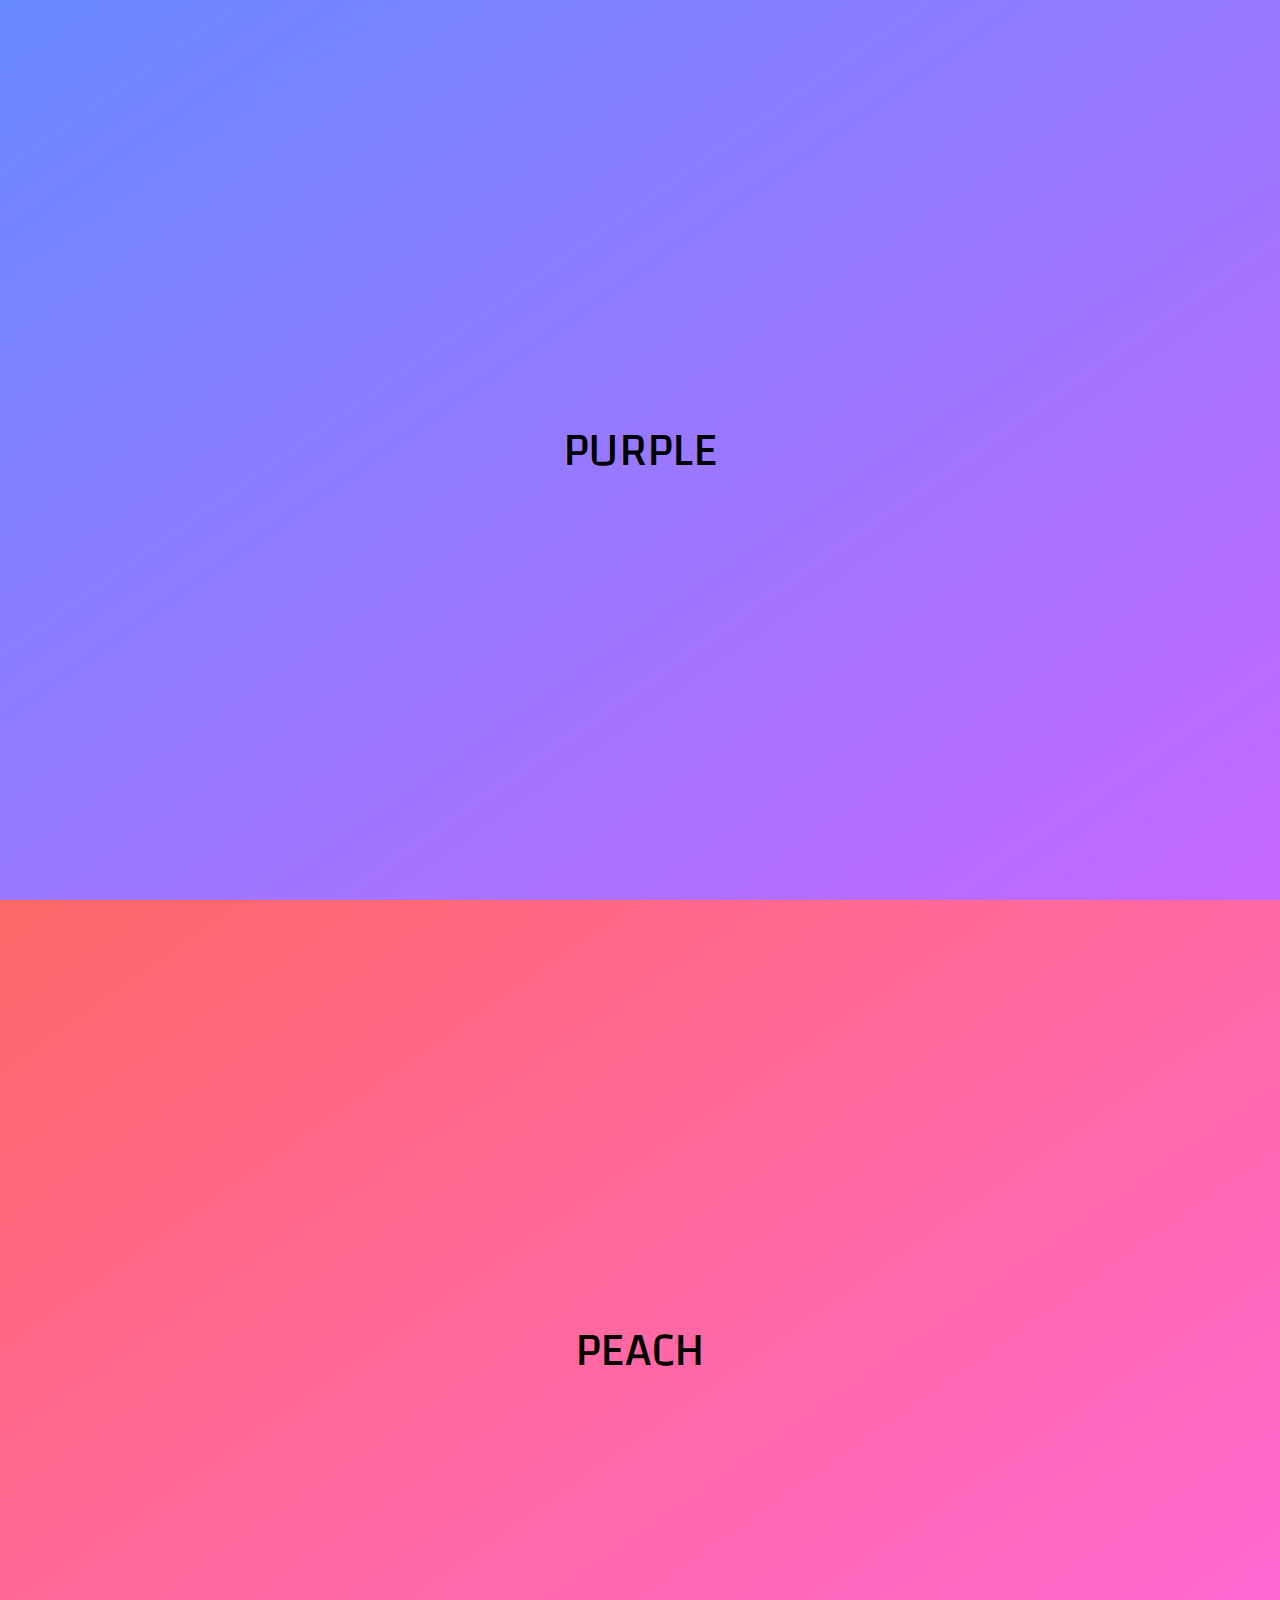
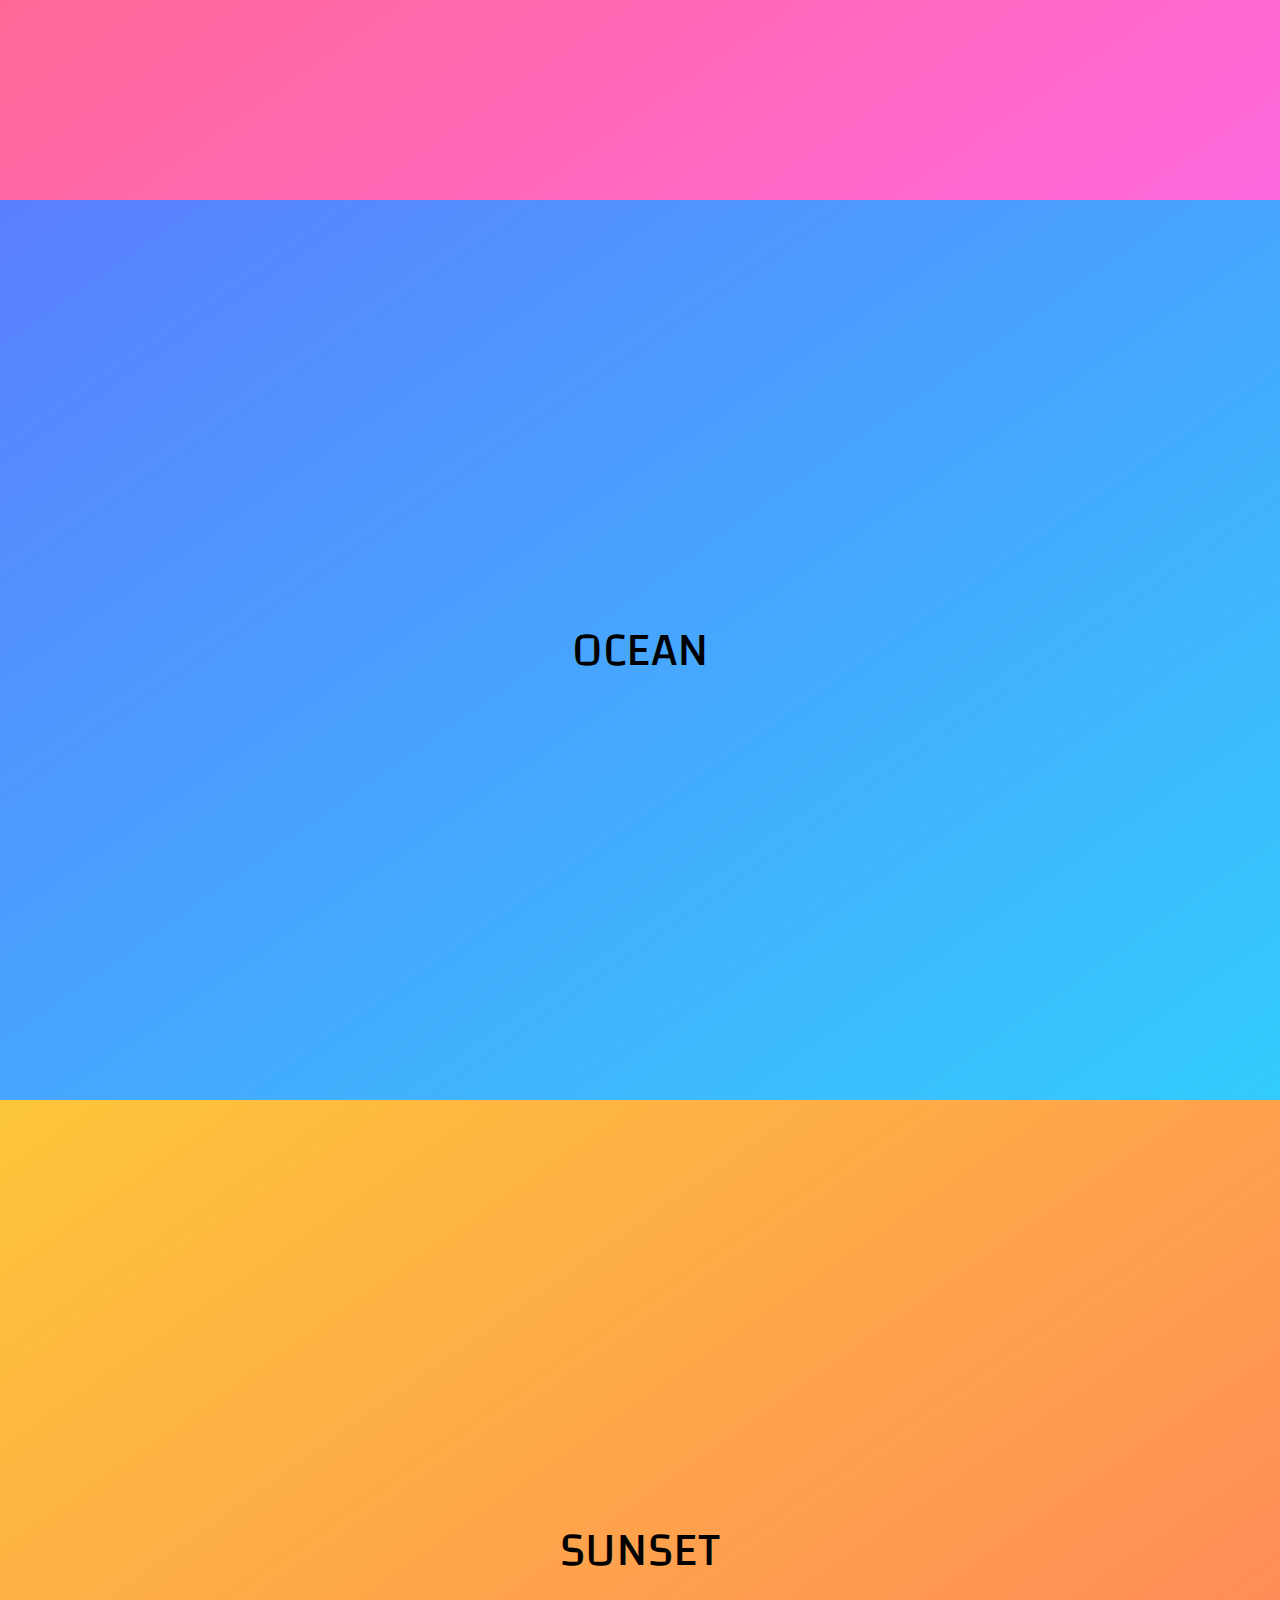
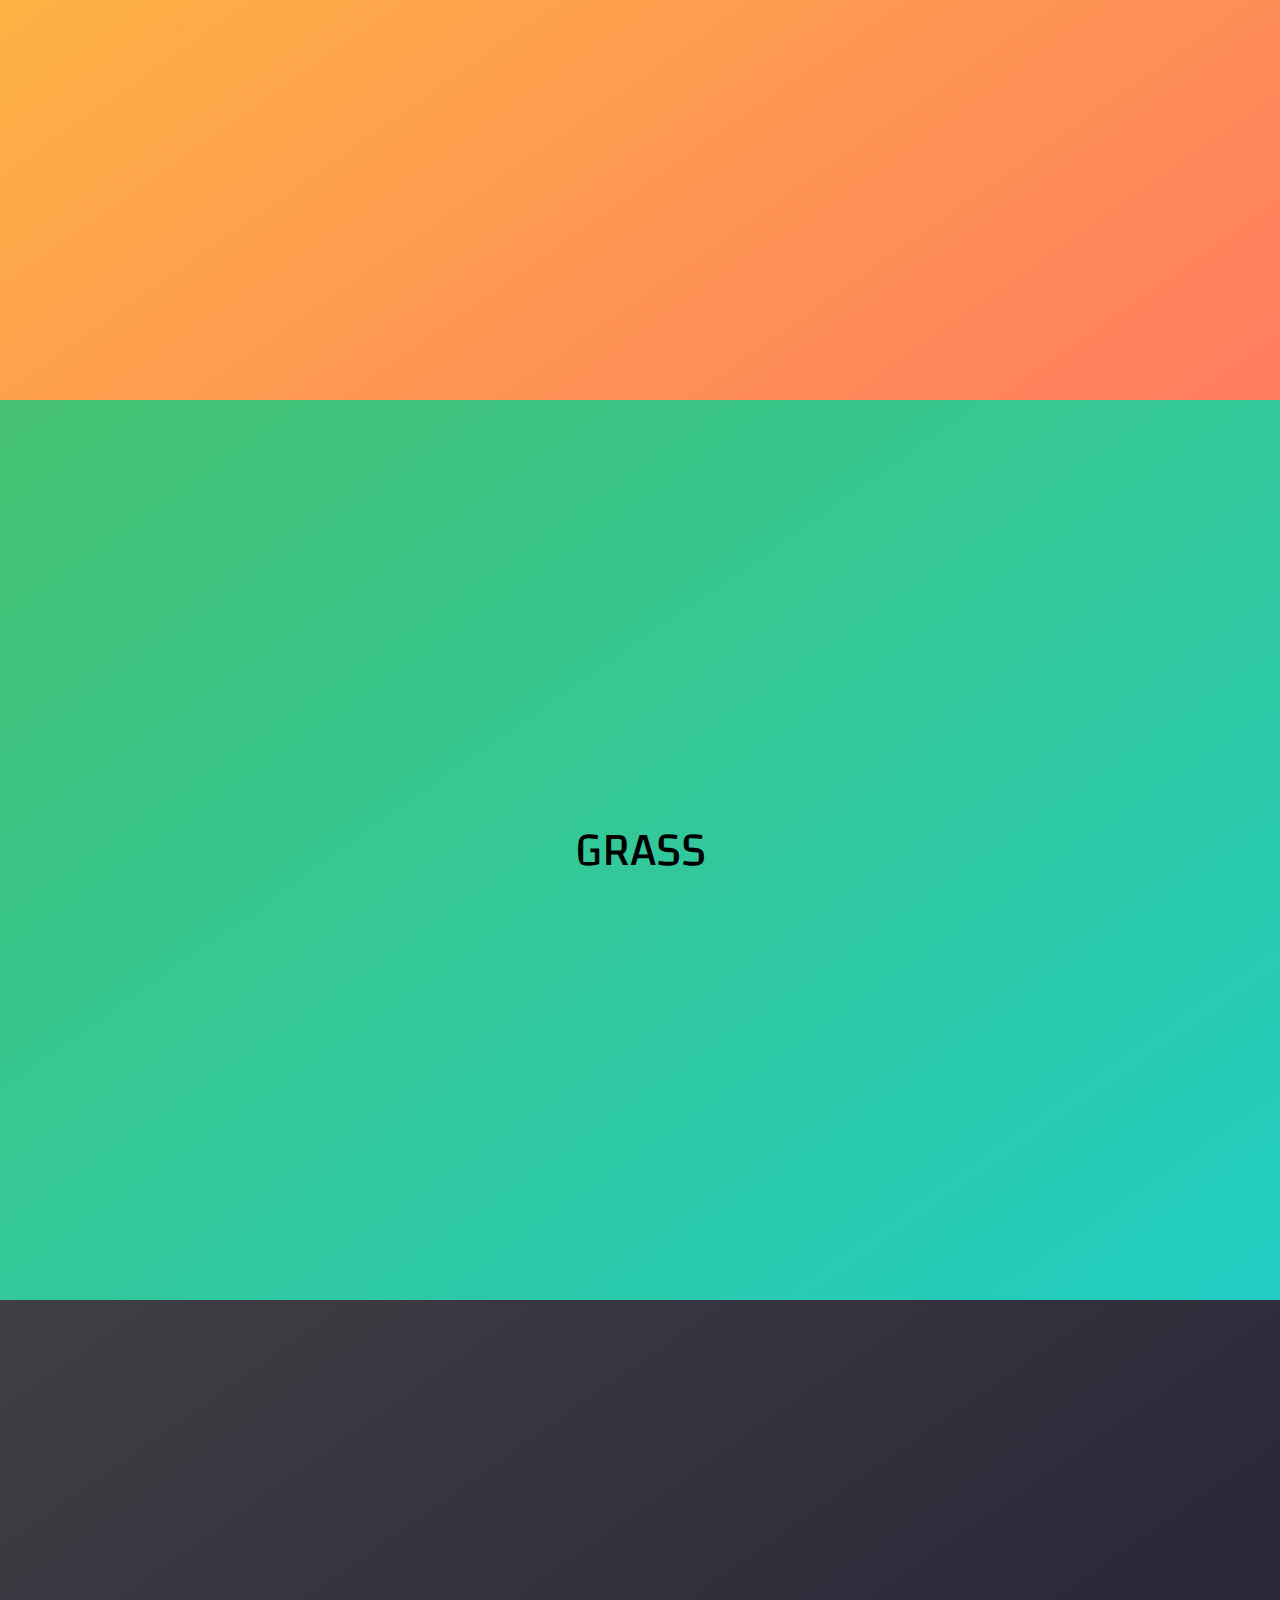
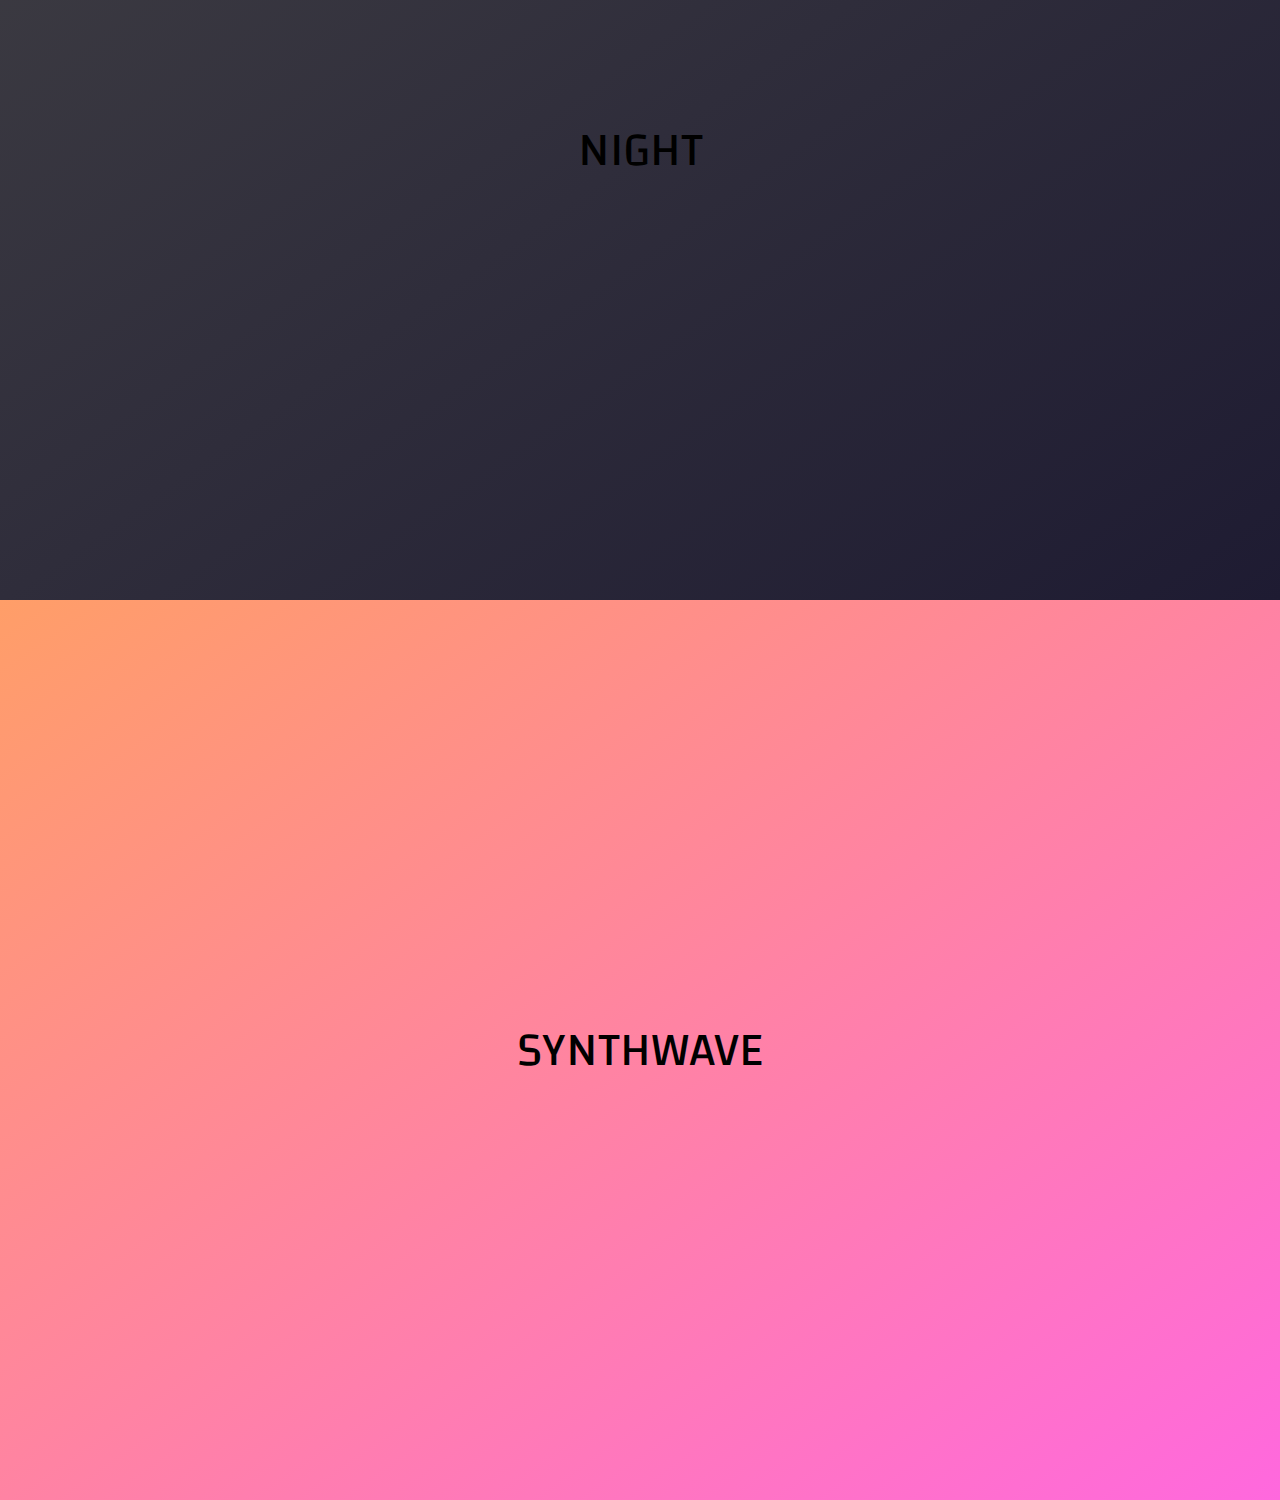
<file: backgrounds/index.html>
<!DOCTYPE html>
<html lang="en">

<head>
    <meta charset="UTF-8">
    <meta name="viewport" content="width=device-width, initial-scale=1.0">
    <title>Background Gradients</title>
    <link rel="stylesheet" href="style.css">
</head>

<body>
    <div class="container">
        <div class="purple"
            onclick="showPopup('background-image: linear-gradient(to bottom right, #6889FF, #C668FF);')">purple</div>
        <div class="peach" onclick="showPopup('background-image: linear-gradient(to bottom right, #FF6868, #FF68DE);')">
            peach</div>
        <div class="ocean" onclick="showPopup('background-image: linear-gradient(to bottom right, #5B7FFF, #33CCFC);')">
            ocean</div>
        <div class="sunset"
            onclick="showPopup('background-image: linear-gradient(to bottom right, #FDC639, #FF7C60);')">sunset</div>
        <div class="grass" onclick="showPopup('background-image: linear-gradient(to bottom right, #45C270, #21CDC3);')">
            grass</div>
        <div class="night" onclick="showPopup('background-image: linear-gradient(to bottom right, #403F44, #1E1B32);')">
            night</div>
        <div class="synthwave"
            onclick="showPopup('background-image: linear-gradient(to bottom right, #FF9E68, #FF68DE);')">synthwave</div>
    </div>

    <!-- النافذة المنبثقة -->
    <div class="popup" id="popup">
        <div class="popup-content">
            <span class="close-btn" onclick="closePopup()">×</span>
            <code id="code-snippet"></code>
            <button class="copy-btn" onclick="copyCode()">Copy</button>
        </div>
    </div>

    <script src="script.js"></script>
</body>

</html>
</file>
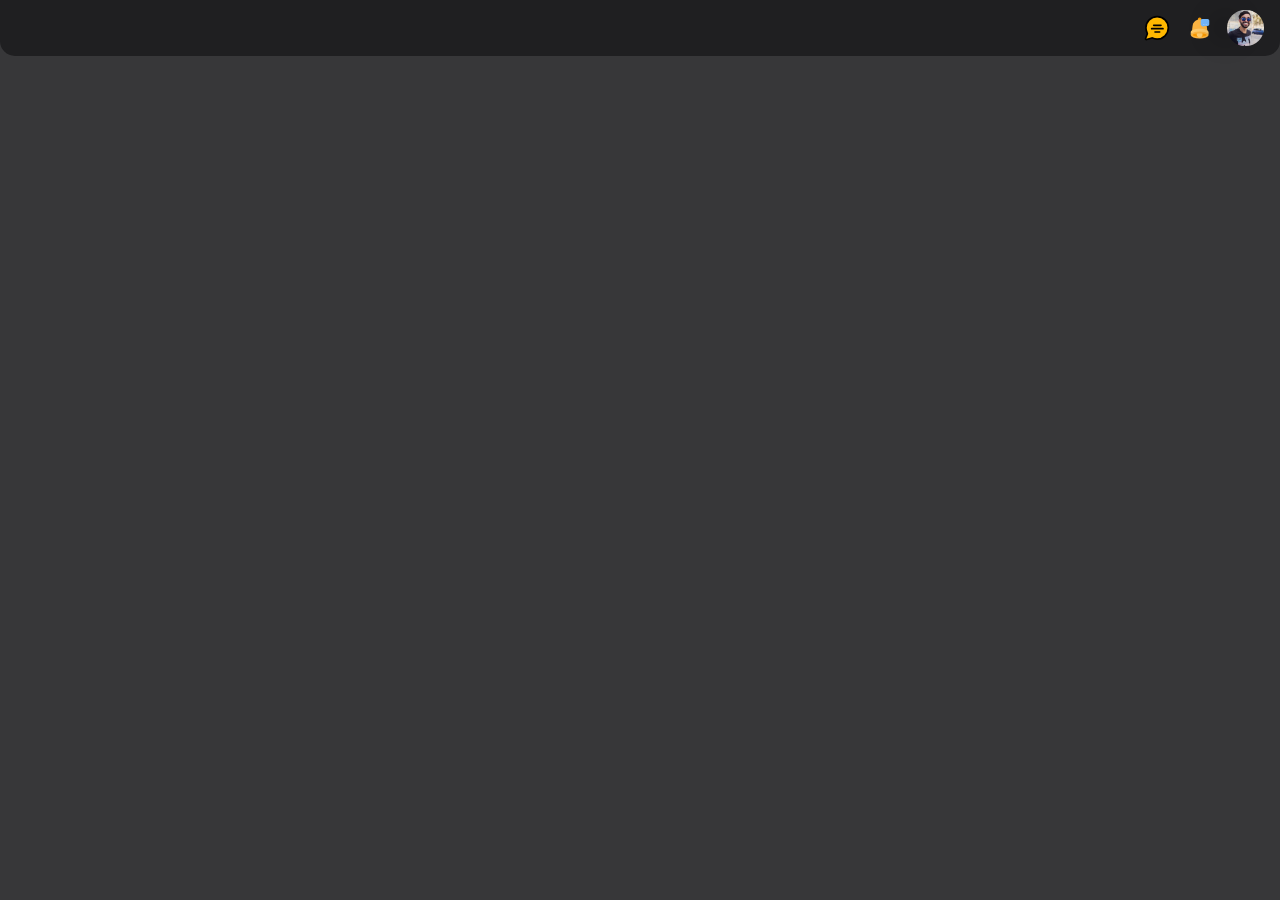
<file: dropdown menu/index.html>
<!DOCTYPE html>
<html lang="en">
<head>
    <meta charset="UTF-8">
    <meta name="viewport" content="width=device-width, initial-scale=1.0">
    <title>Dropdown Menu</title>

    <!-- Style link -->
    <link rel="stylesheet" href="style.css">
</head>
<body>
    <header>
        <div class="navigation__group">
            <img class="icons" src="assets/message.svg" alt="Message" >
            <img class="icon" src="assets/notifications.svg" alt="Notification" >
            <img class="profile" src="assets/person.jpg" alt="Mark" >
        </div>
        <div class="dropdown__wrapper hide dropdown__wrapper--fade-in none">
            <nav>
                <ul>
                    <li>
                        <svg xmlns="http://www.w3.org/2000/svg" width="16" height="16" viewBox="0 0 16 16" id="person">
                            <path fill="#9d9d9e"
                                d="M11.5,8 C12.3284271,8 13,8.67157288 13,9.5 L13,10 C13,11.9714437 11.14049,14 8,14 C4.85950997,14 3,11.9714437 3,10 L3,9.5 C3,8.67157288 3.67157288,8 4.5,8 L11.5,8 Z M8,1.5 C9.51878306,1.5 10.75,2.73121694 10.75,4.25 C10.75,5.76878306 9.51878306,7 8,7 C6.48121694,7 5.25,5.76878306 5.25,4.25 C5.25,2.73121694 6.48121694,1.5 8,1.5 Z">
                            </path>
                        </svg>
                        My Profile
                    </li>
                    <li>
                        <svg xmlns="http://www.w3.org/2000/svg" width="24" height="24" viewBox="0 0 6.35 6.35" id="settings">
                            <path fill-rule="evenodd"
                                d="M 12.023438 1.0019531 C 10.879474 0.99439407 9.827972 1.6403519 9.3183594 2.6621094 L 8.8457031 3.6074219 C 8.6594404 3.6765872 8.4761978 3.7523466 8.2949219 3.8339844 L 7.2929688 3.5 C 6.2105419 3.1386772 5.0091347 3.4251415 4.2070312 4.2402344 C 3.4165021 5.0436863 3.1451318 6.2265373 3.5019531 7.2929688 L 3.8359375 8.2929688 C 3.7525494 8.4755199 3.6745261 8.6599649 3.6035156 8.8476562 L 2.6621094 9.3183594 C 1.6414167 9.8274617 0.99358533 10.877951 1.0019531 12.021484 C 1.0102038 13.148917 1.6542632 14.177388 2.6601562 14.679688 L 3.6074219 15.15625 C 3.676862 15.342581 3.7523738 15.525878 3.8339844 15.707031 L 3.5019531 16.707031 C 3.1409863 17.78843 3.4265384 18.988773 4.2402344 19.791016 C 5.0430601 20.582562 6.2259945 20.854116 7.2929688 20.498047 L 8.2929688 20.166016 C 8.4752932 20.249165 8.6601879 20.325429 8.8476562 20.396484 L 9.3183594 21.335938 C 9.827972 22.357733 10.879474 23.005051 12.023438 22.996094 C 13.150654 22.988535 14.17952 22.342766 14.681641 21.335938 L 15.152344 20.394531 C 15.34095 20.32461 15.52745 20.248787 15.710938 20.166016 L 16.707031 20.498047 C 17.774008 20.854078 18.956941 20.582713 19.759766 19.791016 C 20.573945 18.988282 20.859993 17.78693 20.498047 16.705078 L 20.166016 15.705078 C 20.248999 15.523283 20.325777 15.339204 20.396484 15.152344 L 21.337891 14.679688 C 22.344553 14.177653 22.989794 13.149409 22.998047 12.021484 C 23.006437 10.877913 22.358575 9.8274617 21.337891 9.3183594 L 20.392578 8.8457031 C 20.323076 8.6582386 20.24785 8.4734534 20.166016 8.2910156 L 20.498047 7.2929688 L 20.498047 7.2910156 C 20.853901 6.2250755 20.583022 5.043195 19.792969 4.2402344 C 18.990866 3.4249903 17.789458 3.1387906 16.707031 3.5 L 15.705078 3.8339844 C 15.523268 3.7512127 15.339253 3.6741928 15.152344 3.6035156 L 14.681641 2.6621094 C 14.179525 1.6553188 13.150707 1.0107594 12.023438 1.0019531 z M 12.007812 3.0019531 C 12.383913 3.0048634 12.723716 3.2181461 12.892578 3.5566406 L 13.527344 4.8261719 A 1.0001 1.0001 0 0 0 14.117188 5.3320312 C 14.493957 5.4522202 14.85985 5.6030208 15.210938 5.7851562 A 1.0001 1.0001 0 0 0 15.986328 5.8476562 L 17.337891 5.3984375 A 1.0001 1.0001 0 0 0 17.339844 5.3984375 C 17.704058 5.2767367 18.099687 5.371964 18.367188 5.6425781 C 18.630662 5.9105466 18.719636 6.3014035 18.599609 6.6601562 A 1.0001 1.0001 0 0 0 18.599609 6.6621094 L 18.152344 8.0078125 A 1.0001 1.0001 0 0 0 18.210938 8.7773438 C 18.390843 9.1292178 18.540142 9.4959256 18.658203 9.8730469 A 1.0001 1.0001 0 0 0 19.166016 10.46875 L 20.443359 11.107422 C 20.7869 11.278634 21.000845 11.624959 20.998047 12.005859 C 20.9953 12.381166 20.782078 12.721718 20.443359 12.890625 A 1.0001 1.0001 0 0 0 20.441406 12.890625 L 19.171875 13.527344 A 1.0001 1.0001 0 0 0 18.667969 14.117188 C 18.547058 14.494006 18.395635 14.859895 18.212891 15.210938 A 1.0001 1.0001 0 0 0 18.150391 15.988281 L 18.599609 17.337891 C 18.721397 17.701859 18.628939 18.09753 18.357422 18.365234 C 18.089839 18.629045 17.698751 18.71942 17.339844 18.599609 A 1.0001 1.0001 0 0 0 17.337891 18.599609 L 15.992188 18.152344 A 1.0001 1.0001 0 0 0 15.220703 18.210938 C 14.868349 18.391599 14.502775 18.54163 14.125 18.660156 A 1.0001 1.0001 0 0 0 13.529297 19.167969 L 12.892578 20.441406 C 12.723724 20.780052 12.383967 20.993146 12.007812 20.996094 C 11.625914 20.99908 11.278859 20.785192 11.107422 20.441406 L 10.472656 19.173828 A 1.0001 1.0001 0 0 0 9.8828125 18.667969 C 9.5054002 18.547024 9.1386886 18.39582 8.7871094 18.212891 A 1.0001 1.0001 0 0 0 8.0097656 18.150391 L 6.6601562 18.599609 C 6.3012485 18.71942 5.9101581 18.629801 5.6425781 18.365234 C 5.3710493 18.097644 5.2786067 17.701897 5.4003906 17.337891 A 1.0001 1.0001 0 0 0 5.4003906 17.335938 L 5.8476562 15.990234 A 1.0001 1.0001 0 0 0 5.7871094 15.21875 C 5.606705 14.867632 5.4565935 14.501592 5.3378906 14.125 A 1.0001 1.0001 0 0 0 4.8339844 13.53125 L 3.5585938 12.890625 A 1.0001 1.0001 0 0 0 3.5566406 12.890625 C 3.2179213 12.72168 3.0047004 12.381355 3.0019531 12.005859 C 2.9991657 11.624959 3.21311 11.278748 3.5566406 11.107422 L 4.8261719 10.472656 A 1.0001 1.0001 0 0 0 5.3320312 9.8828125 C 5.4529383 9.5059936 5.6043651 9.140105 5.7871094 8.7890625 A 1.0001 1.0001 0 0 0 5.8496094 8.0136719 L 5.4003906 6.6621094 A 1.0001 1.0001 0 0 0 5.4003906 6.6601562 C 5.2803642 6.3014791 5.3693227 5.9103577 5.6328125 5.6425781 C 5.9003123 5.3708301 6.2959417 5.2771147 6.6601562 5.3984375 L 8.0078125 5.8476562 A 1.0001 1.0001 0 0 0 8.7792969 5.7890625 C 9.1306077 5.609157 9.4964933 5.4598693 9.8730469 5.3417969 A 1.0001 1.0001 0 0 0 10.46875 4.8339844 L 11.107422 3.5566406 C 11.278857 3.2127036 11.625914 2.9989673 12.007812 3.0019531 z M 12.003906 7 C 9.2543332 7 6.9980556 9.2484784 6.9980469 11.998047 C 6.9980299 14.747615 9.2543151 17.001953 12.003906 17.001953 C 14.753498 17.001953 17.000017 14.747615 17 11.998047 C 16.999991 9.2484784 14.75348 7 12.003906 7 z M 12.003906 9 C 13.672602 9 14.999995 10.329348 15 11.998047 C 15.000011 13.666746 13.672613 15.001953 12.003906 15.001953 C 10.3352 15.001953 8.9980363 13.666746 8.9980469 11.998047 C 8.9980522 10.329348 10.335211 9 12.003906 9 z "
                                color="#9d9d9e" font-family="sans-serif" font-weight="400" overflow="visible" paint-order="stroke fill markers"
                                style="line-height:normal;font-variant-ligatures:normal;font-variant-position:normal;font-variant-caps:normal;font-variant-numeric:normal;font-variant-alternates:normal;font-feature-settings:normal;text-indent:0;text-align:start;text-decoration-line:none;text-decoration-style:solid;text-decoration-color:#9d9d9e;text-transform:none;text-orientation:mixed;shape-padding:0;isolation:auto;mix-blend-mode:normal"
                                transform="scale(.26458)"></path>
                        </svg>
                        Account Settings
                    </li>
                    
                </ul>
                <hr class="divider">
                <ul>
                    <li>
                        <svg xmlns="http://www.w3.org/2000/svg" width="16" height="16" viewBox="0 0 16 16" id="person">
                            <path fill="#9d9d9e"
                                d="M11.5,8 C12.3284271,8 13,8.67157288 13,9.5 L13,10 C13,11.9714437 11.14049,14 8,14 C4.85950997,14 3,11.9714437 3,10 L3,9.5 C3,8.67157288 3.67157288,8 4.5,8 L11.5,8 Z M8,1.5 C9.51878306,1.5 10.75,2.73121694 10.75,4.25 C10.75,5.76878306 9.51878306,7 8,7 C6.48121694,7 5.25,5.76878306 5.25,4.25 C5.25,2.73121694 6.48121694,1.5 8,1.5 Z">
                            </path>
                        </svg>
                        My Profile
                    </li>
                    <li>
                        <svg xmlns="http://www.w3.org/2000/svg" xml:space="preserve" enable-background="new 0 0 24 24" version="1.0"
                            viewBox="0 0 24 24" id="log-out">
                            <g transform="scale(-1, 1)" transform-origin="center">
                                <g id="log-out">
                                    <g>
                                        <g>
                                            <path fill="#BCBEC0" d="M6.058,11.402C6.335,9.978,7.668,9,9.118,9L13,9c0.552,0,1-0.448,1-1V5c0-1.105-0.895-2-2-2H5
                                                C3.895,3,3,3.895,3,5v14c0,1.105,0.895,2,2,2h7c1.105,0,2-0.895,2-2v-3c0-0.552-0.448-1-1-1H9
                                                C7.15,15,5.686,13.317,6.058,11.402z"></path>
                                        </g>
                                    </g>
                                    <g>
                                        <g>
                                            <path fill="#58595B" d="M20.706,11.293l-3-3c-0.391-0.391-1.023-0.391-1.414,0s-0.391,1.023,0,1.414L17.584,11H9
                                                c-0.552,0-1,0.448-1,1s0.448,1,1,1h8.584l-1.293,1.293c-0.391,0.391-0.391,1.023,0,1.414C16.487,15.902,16.743,16,16.999,16
                                                s0.512-0.098,0.707-0.293l3-3C21.096,12.316,21.096,11.684,20.706,11.293z"></path>
                                        </g>
                                    </g>
                                </g>
                            </g>
                        </svg>
                        Sign Out
                    </li>
                    
                </ul>
                <hr class="divider">
                <div class="switch__account">
                    <h2>Switch Account</h2>
                    <ul class="account">
                        <li class="active">
                            <img src="assets/person.jpg" alt="Mark">
                            <div class="user">
                                <div class="name">Mark Jon</div>
                                <div class="email">mark@example.com</div>
                            </div>
                            <div class="marker"></div>
                        </li>
                        <li class="">
                            <img src="assets/person0.jpg" alt="Mark">
                            <div class="user">
                                <div class="name">Adm Parker</div>
                                <div class="email">adm@example.com</div>
                            </div>
                            <div class="marker"></div>
                        </li>
                    </ul>
                    <button class="sign-out-all">
                        <svg xmlns="http://www.w3.org/2000/svg" xml:space="preserve" enable-background="new 0 0 24 24" version="1.0"
                            viewBox="0 0 24 24" id="log-out">
                            <g transform="scale(-1, 1)" transform-origin="center">
                                <g id="log-out">
                                    <g>
                                        <g>
                                            <path fill="#BCBEC0" d="M6.058,11.402C6.335,9.978,7.668,9,9.118,9L13,9c0.552,0,1-0.448,1-1V5c0-1.105-0.895-2-2-2H5
                                                C3.895,3,3,3.895,3,5v14c0,1.105,0.895,2,2,2h7c1.105,0,2-0.895,2-2v-3c0-0.552-0.448-1-1-1H9
                                                C7.15,15,5.686,13.317,6.058,11.402z"></path>
                                        </g>
                                    </g>
                                    <g>
                                        <g>
                                            <path fill="#58595B" d="M20.706,11.293l-3-3c-0.391-0.391-1.023-0.391-1.414,0s-0.391,1.023,0,1.414L17.584,11H9
                                                c-0.552,0-1,0.448-1,1s0.448,1,1,1h8.584l-1.293,1.293c-0.391,0.391-0.391,1.023,0,1.414C16.487,15.902,16.743,16,16.999,16
                                                s0.512-0.098,0.707-0.293l3-3C21.096,12.316,21.096,11.684,20.706,11.293z"></path>
                                        </g>
                                    </g>
                                </g>
                            </g>
                        </svg>

                        Sign out all accounts
                    </button>
                </div>
            </nav>
        </div>
    </header>
    <!-- JS link -->
    <script src="main.js"></script>
</body>
</html>
</file>
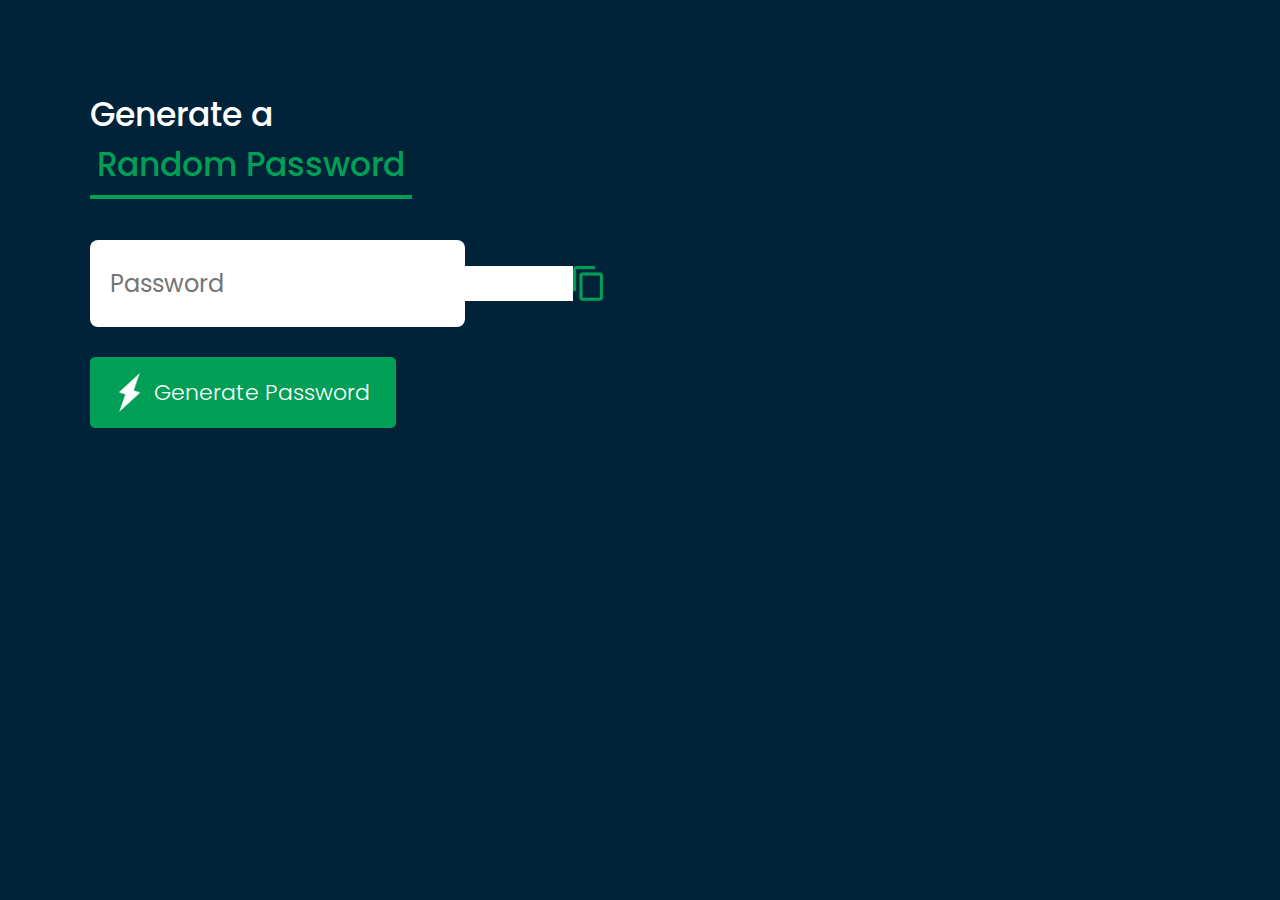
<file: Generate a Random Password/index.html>
<!DOCTYPE html>
<html lang="en">
<head>
    <meta charset="UTF-8">
    <meta name="viewport" content="width=device-width, initial-scale=1.0">
    <title>Generate Random Password</title>
    <link rel="shortcut icon" href="assets/icon.png" type="image/x-icon">
    <link rel="stylesheet" href="style.css">
</head>
<body>
    <div class="container">
        <h1>Generate a <br><span>Random Password</span></h1>
        <div class="display">
            <input type="text" id="password" placeholder="Password">
            <img src="assets/copy.png" onclick="copyPassword()">
        </div>
        <button onclick="createPassword()"><img src="assets/generate.png">Generate Password</button>
    </div>
    <script src="main.js"></script>
</body>
</html>
</file>
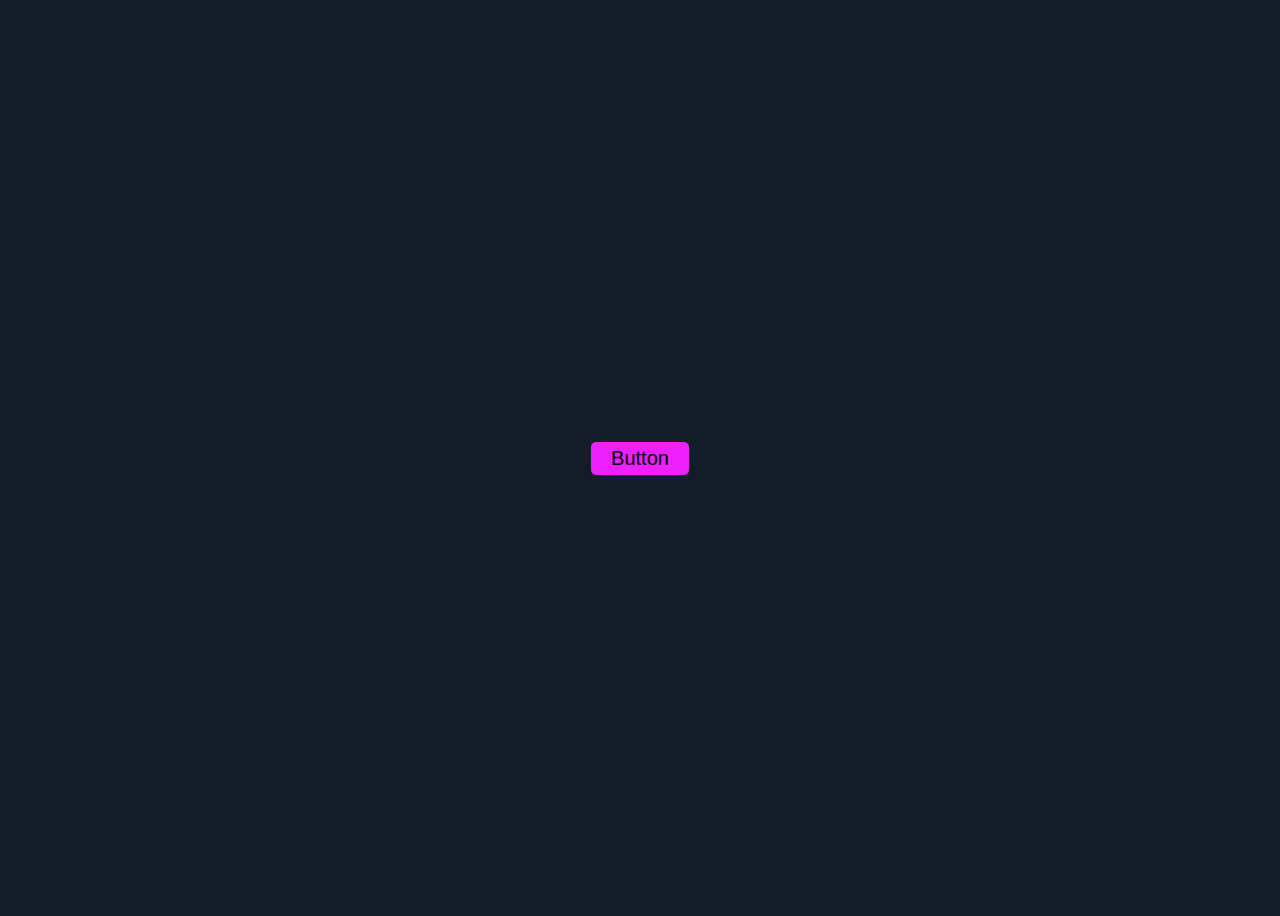
<file: Glowing Button/index.html>
<!DOCTYPE html>
<html lang="en">
<head>
    <meta charset="UTF-8">
    <meta name="viewport" content="width=device-width, initial-scale=1.0">
    <title>Document</title>
    <link rel="stylesheet" href="style.css">
</head>
<body>
    <button>Button</button>
</body>
</html>
</file>
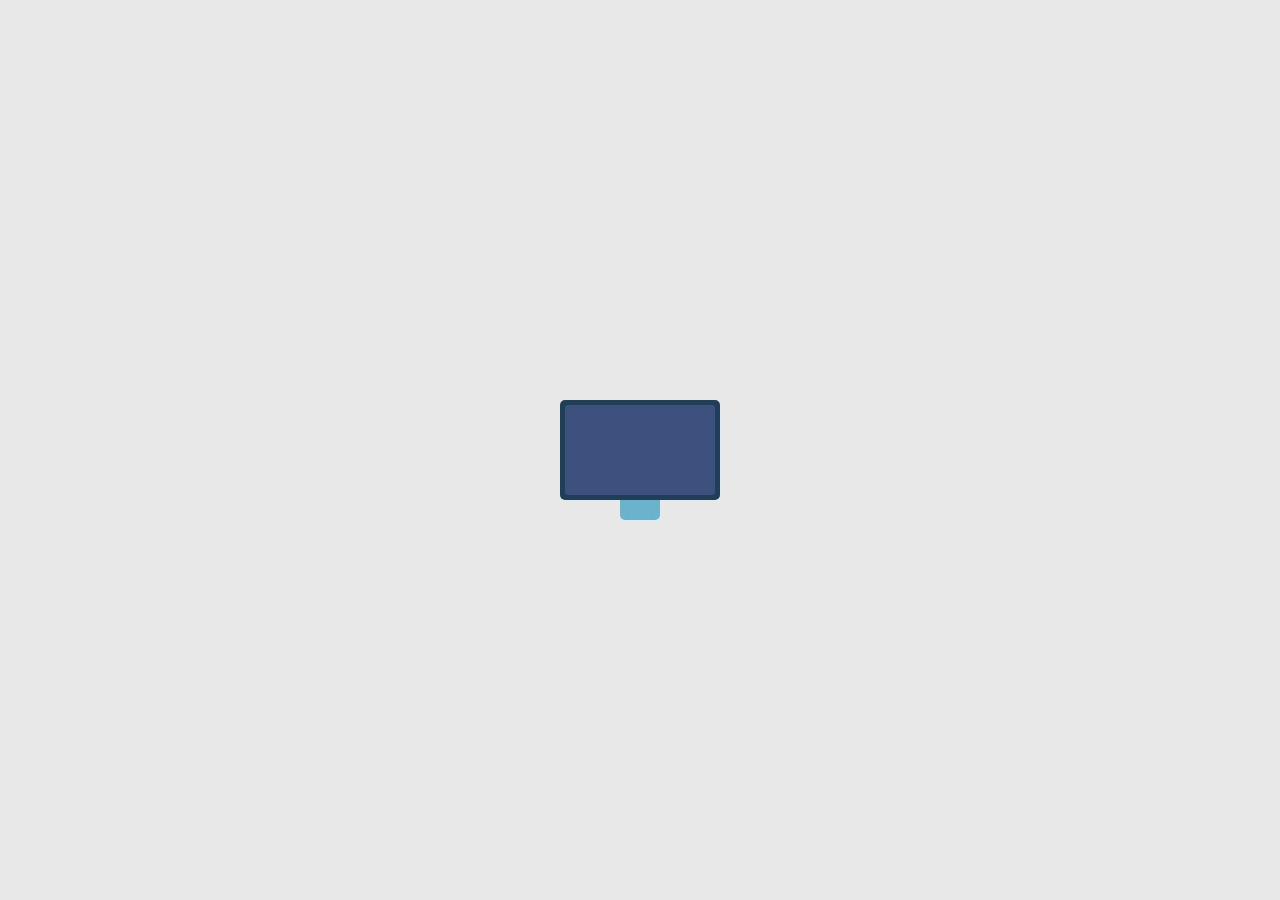
<file: Responsive Device Animation/index.html>
<!DOCTYPE html>
<html lang="en">
<head>
    <meta charset="UTF-8">
    <meta name="viewport" content="width=device-width, initial-scale=1.0">
    <title>Responsive Device Animation</title>
    <link rel="stylesheet" href="style.css">
</head>
<body>
    <div class="container">
        <div class="device"></div>
        <div class="device"></div>
        <div class="device"></div>
    </div>
</body>
</html>
</file>
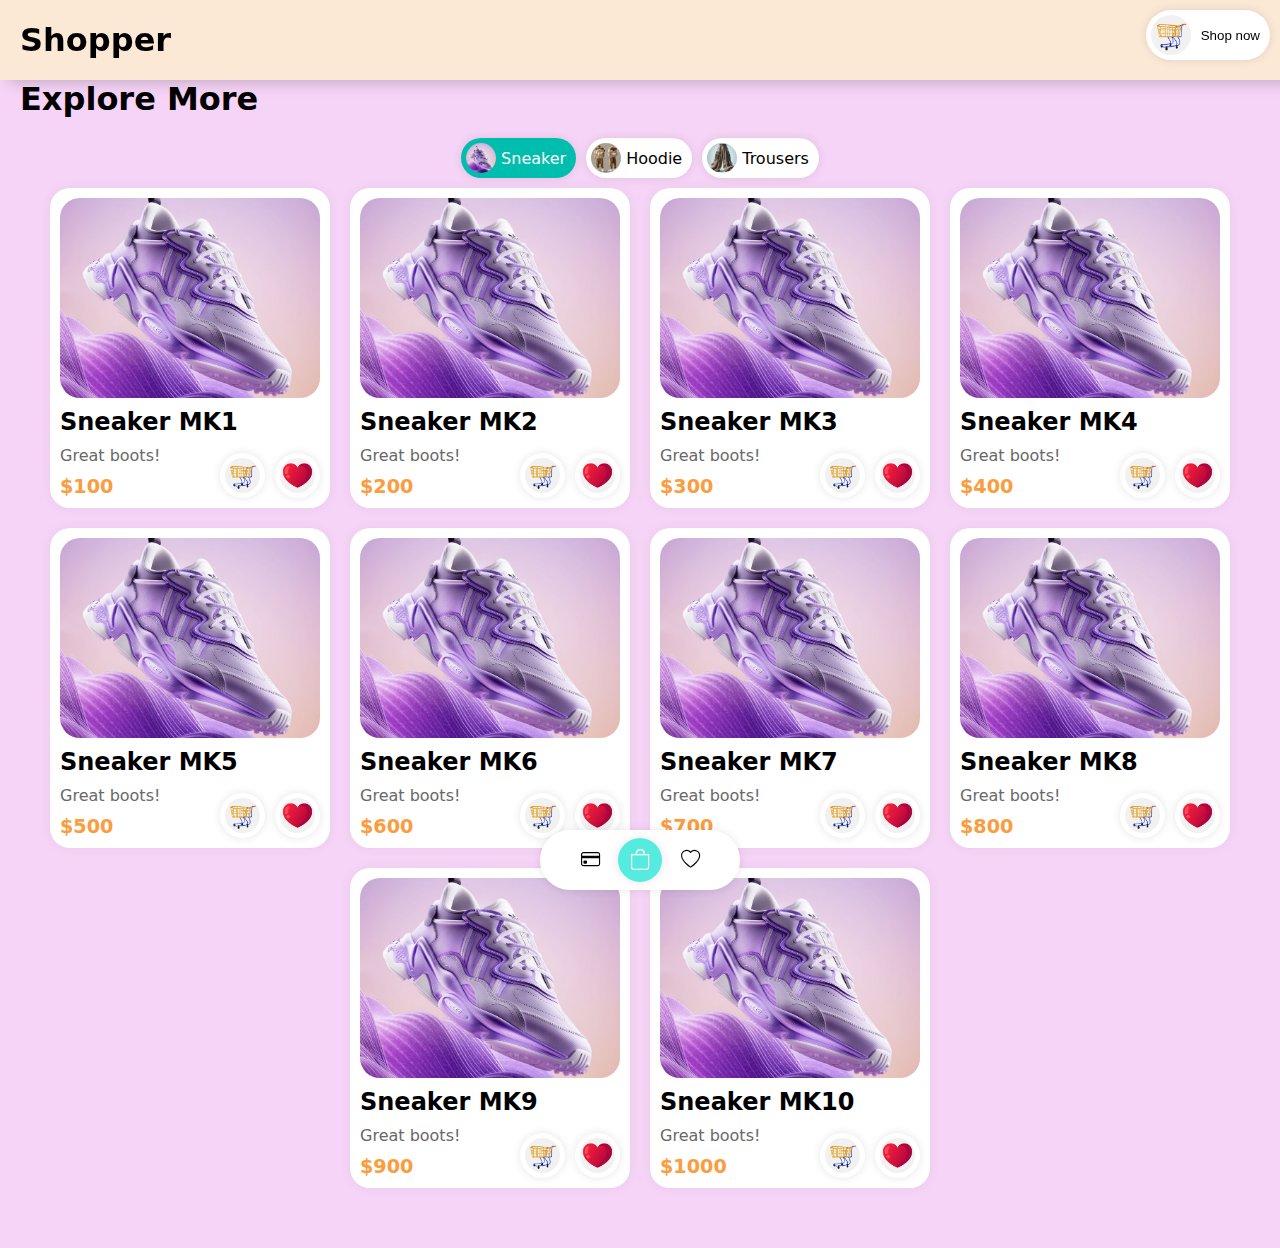
<file: simple shopping cards/index.html>
<!DOCTYPE html>
<html lang="en">

<head>
    <meta charset="UTF-8" />
    <meta name="viewport" content="width=device-width, initial-scale=1.0" />
    <link rel="stylesheet" href="https://cdn.jsdelivr.net/npm/bootstrap-icons@1.11.3/font/bootstrap-icons.min.css" />
    <title>My Website</title>
    
    <link rel="shortcut icon" href="assets/cart.png" type="image/x-icon">
    <link rel="stylesheet" href="style.css" />

</head>

<body>
    <nav>
        <span class="logo">Shopper</span>
        <button class="btn-primary mr-30 pr-10">
            <img src="./assets/cart.png" /> Shop now
        </button>
    </nav>
    <span class="title">Explore More</span>

    <div class="row">
        <div id="sneaker" class="chip pr-10"><img src="./assets/Sneaker.jpg" alt="" /> Sneaker</div>
        <div id="hoodie" class="chip pr-10"><img src="./assets/Hoodie.jpg" alt="" /> Hoodie</div>
        <div id="trouser" class="chip pr-10"><img src="./assets/Trousers.jpg" alt="" /> Trousers</div>
    </div>
    <div id="cards" class="cards"></div>
        <div id="dialog" class="dialog-window">
            <div class="rows">
                <img src="./assets/cart.png" alt="" class="dialog-img" />
                <span class="nameCart">Shopping Cart</span>
            </div>
            <span class="titleCart">Hello there! 👋</span>
            <span class="message">Your Product in Cart Now 👍</span>
        </div>
    <div class="action-bar">
        <button class="btn-secondary"><i class="bi bi-credit-card"></i></button>
        <button class="btn-secondary primary-action"><i class="bi bi-bag"></i></button>
        <button class="btn-secondary"><i class="bi bi-heart"></i></button>
    </div>

    <script src="script.js"></script>

</body>

</html>
</file>
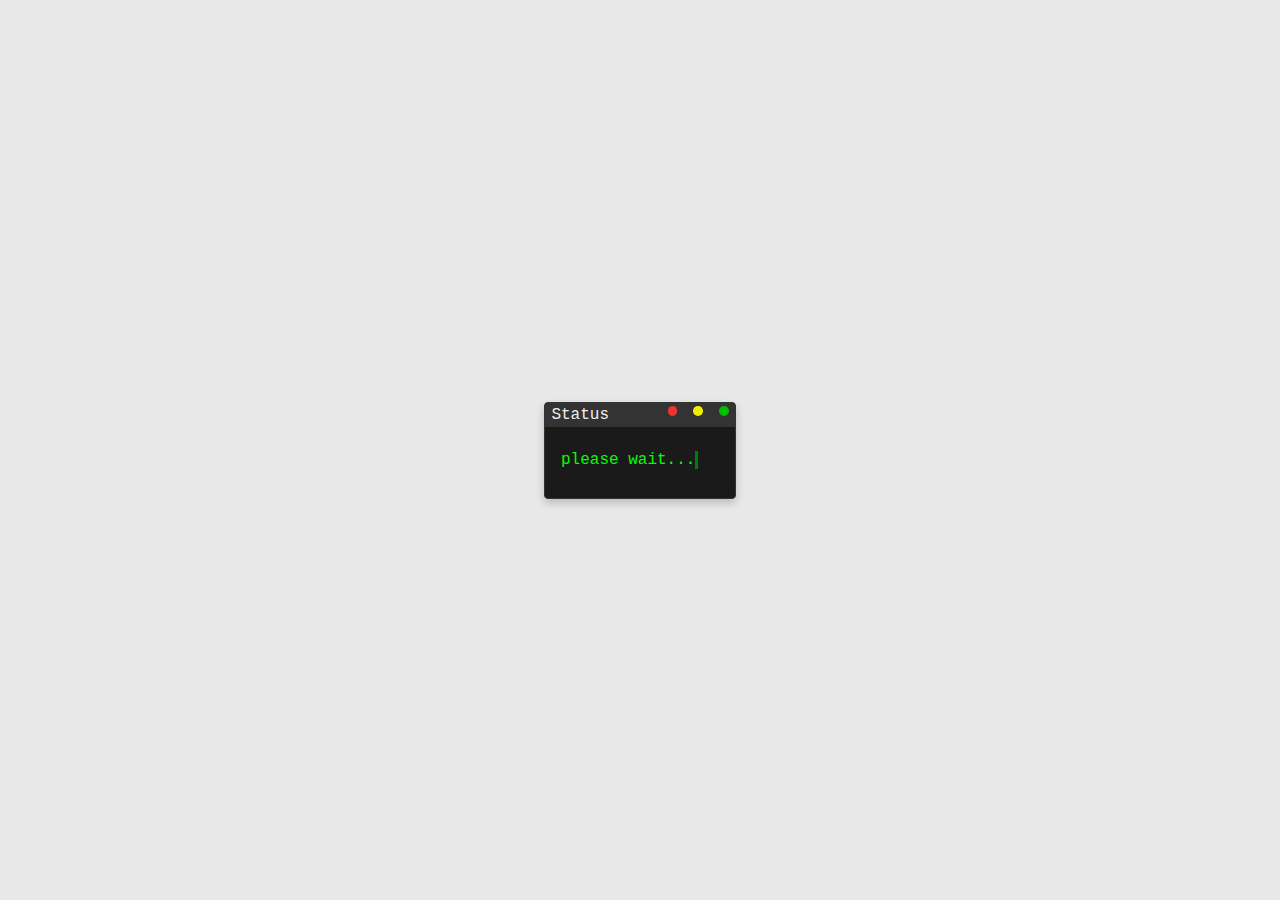
<file: Terminal Animation/index.html>
<!DOCTYPE html>
<html lang="en">
<head>
    <meta charset="UTF-8">
    <meta name="viewport" content="width=device-width, initial-scale=1.0">
    <title>Terminal Animation</title>
    <link rel="stylesheet" href="style.css">
</head>
<body>
    <div class="terminal-loader">
        <div class="terminal-header">
            <div class="terminal-title">Status</div>
            <div class="terminal-controls">
                <div class="control close"></div>
                <div class="control minimize"></div>
                <div class="control maximize"></div>
            </div>
        </div>
        <div class="text">please wait...</div>
    </div>

</body>
</html>
</file>
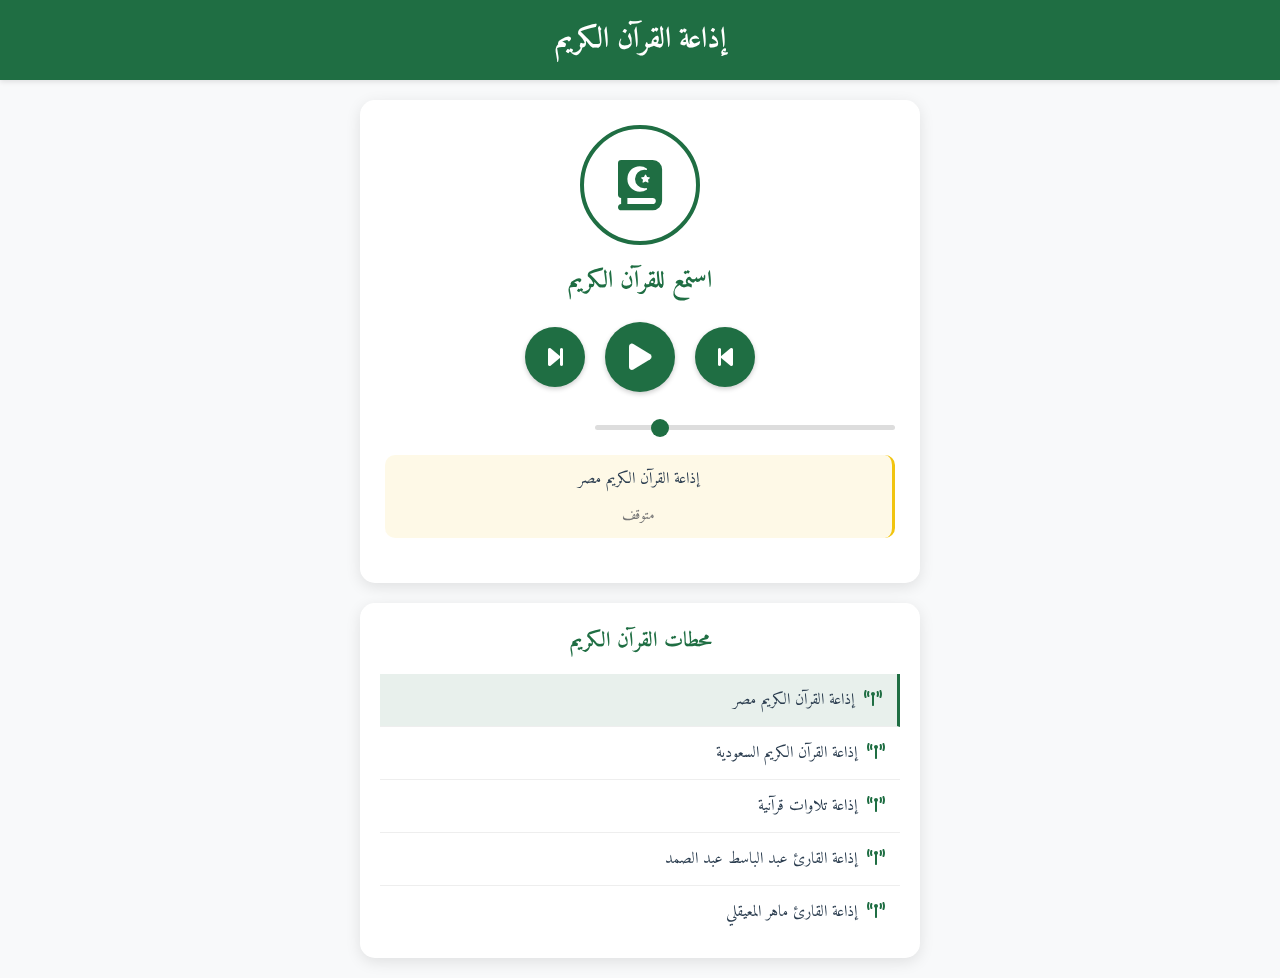
<file: إذاعة القرآن الكريم/index.html>
<!DOCTYPE html>
<html lang="ar" dir="rtl">
<head>
    <meta charset="UTF-8">
    <meta name="viewport" content="width=device-width, initial-scale=1.0, maximum-scale=1.0, user-scalable=no">
    <title>إذاعة القرآن الكريم</title>
    <!-- iOS PWA meta tags -->
    <meta name="apple-mobile-web-app-capable" content="yes">
    <meta name="apple-mobile-web-app-status-bar-style" content="black-translucent">
    <meta name="apple-mobile-web-app-title" content="إذاعة القرآن">
    <!-- iOS icons -->
    <link rel="apple-touch-icon" href="icon-192.png">
    <link rel="apple-touch-icon" sizes="152x152" href="icon-152.png">
    <link rel="apple-touch-icon" sizes="180x180" href="icon-180.png">
    <link rel="apple-touch-icon" sizes="167x167" href="icon-167.png">
    <!-- Web App Manifest -->
    <link rel="manifest" href="manifest.json">
    <!-- Font Awesome -->
    <link rel="stylesheet" href="https://cdnjs.cloudflare.com/ajax/libs/font-awesome/6.4.0/css/all.min.css">
    <style>
        @import url('https://fonts.googleapis.com/css2?family=Amiri:wght@400;700&display=swap');
        
        :root {
            --primary-color: #1f6e43;
            --secondary-color: #3b9969;
            --background-color: #f8f9fa;
            --text-color: #2c3e50;
            --accent-color: #f1c40f;
        }
        
        * {
            box-sizing: border-box;
            margin: 0;
            padding: 0;
        }
        
        body {
            display: flex;
            flex-direction: column;
            align-items: center;
            justify-content: flex-start;
            min-height: 100vh;
            margin: 0;
            background-color: var(--background-color);
            font-family: 'Amiri', Arial, sans-serif;
            position: fixed;
            top: 0;
            left: 0;
            right: 0;
            bottom: 0;
            overflow: hidden;
            -webkit-touch-callout: none;
            -webkit-user-select: none;
            -webkit-tap-highlight-color: transparent;
            color: var(--text-color);
        }
        
        .header {
            background-color: var(--primary-color);
            color: white;
            text-align: center;
            width: 100%;
            padding: 15px 0;
            box-shadow: 0 2px 5px rgba(0, 0, 0, 0.1);
        }
        
        .header h1 {
            margin: 0;
            font-size: 1.8rem;
        }
        
        .main-content {
            flex: 1;
            display: flex;
            flex-direction: column;
            align-items: center;
            justify-content: center;
            width: 100%;
            padding: 20px;
            max-width: 600px;
        }
        
        .player-container {
            text-align: center;
            padding: 25px;
            background-color: white;
            border-radius: 15px;
            box-shadow: 0 4px 15px rgba(0, 0, 0, 0.1);
            width: 100%;
            margin-bottom: 20px;
        }
        
        .station-logo {
            width: 120px;
            height: 120px;
            border-radius: 50%;
            margin: 0 auto 15px;
            border: 4px solid var(--primary-color);
            padding: 15px;
            display: flex;
            align-items: center;
            justify-content: center;
            background-color: white;
        }
        
        .station-logo i {
            font-size: 50px;
            color: var(--primary-color);
        }
        
        .player-title {
            color: var(--primary-color);
            margin-bottom: 20px;
            font-size: 1.5rem;
        }
        
        .custom-player {
            margin: 20px 0;
        }
        
        .player-controls {
            display: flex;
            justify-content: center;
            align-items: center;
            margin: 20px 0;
        }
        
        .control-btn {
            background-color: var(--primary-color);
            color: white;
            border: none;
            width: 60px;
            height: 60px;
            border-radius: 50%;
            margin: 0 10px;
            cursor: pointer;
            display: flex;
            align-items: center;
            justify-content: center;
            transition: all 0.3s ease;
            box-shadow: 0 2px 5px rgba(0, 0, 0, 0.2);
        }
        
        .control-btn:hover, .control-btn.active {
            background-color: var(--secondary-color);
            transform: scale(1.05);
        }
        
        .control-btn i {
            font-size: 24px;
        }
        
        .play-btn {
            width: 70px;
            height: 70px;
        }
        
        .play-btn i {
            font-size: 30px;
        }
        
        .volume-container {
            margin: 15px 0;
            width: 100%;
            max-width: 300px;
        }
        
        .volume-slider {
            -webkit-appearance: none;
            width: 100%;
            height: 5px;
            border-radius: 5px;
            background: #ddd;
            outline: none;
        }
        
        .volume-slider::-webkit-slider-thumb {
            -webkit-appearance: none;
            appearance: none;
            width: 18px;
            height: 18px;
            border-radius: 50%;
            background: var(--primary-color);
            cursor: pointer;
        }
        
        .now-playing {
            margin-top: 15px;
            padding: 10px;
            background-color: rgba(241, 196, 15, 0.1);
            border-radius: 10px;
            border-right: 3px solid var(--accent-color);
        }
        
        .player-status {
            font-size: 0.9rem;
            color: #777;
            margin-top: 10px;
        }
        
        .stations-container {
            width: 100%;
            background-color: white;
            border-radius: 15px;
            padding: 20px;
            box-shadow: 0 4px 15px rgba(0, 0, 0, 0.1);
        }
        
        .stations-title {
            color: var(--primary-color);
            margin-bottom: 15px;
            text-align: center;
            font-size: 1.3rem;
        }
        
        .stations-list {
            list-style: none;
            padding: 0;
        }
        
        .station-item {
            padding: 12px 15px;
            border-bottom: 1px solid #eee;
            cursor: pointer;
            display: flex;
            align-items: center;
            transition: background-color 0.2s ease;
        }
        
        .station-item:last-child {
            border-bottom: none;
        }
        
        .station-item:hover {
            background-color: rgba(31, 110, 67, 0.05);
        }
        
        .station-item.active {
            background-color: rgba(31, 110, 67, 0.1);
            border-right: 3px solid var(--primary-color);
        }
        
        .station-icon {
            margin-left: 10px;
            color: var(--primary-color);
        }
        
        .station-name {
            flex: 1;
        }
        
        .loading-indicator {
            display: none;
            margin: 10px 0;
        }
        
        .loading-indicator.visible {
            display: block;
            color: var(--primary-color);
        }
        
        .spinner {
            animation: spin 1.5s linear infinite;
            display: inline-block;
        }
        
        @keyframes spin {
            0% { transform: rotate(0deg); }
            100% { transform: rotate(360deg); }
        }
        
        /* For mobile devices */
        @media (max-width: 480px) {
            .player-container, .stations-container {
                padding: 15px;
            }
            
            .station-logo {
                width: 90px;
                height: 90px;
            }
            
            .player-title {
                font-size: 1.3rem;
            }
            
            .control-btn {
                width: 50px;
                height: 50px;
            }
            
            .play-btn {
                width: 60px;
                height: 60px;
            }
            
            .header h1 {
                font-size: 1.5rem;
            }
        }
        
        /* Dark mode */
        @media (prefers-color-scheme: dark) {
            :root {
                --background-color: #1a1a1a;
                --text-color: #f5f5f5;
            }
            
            .player-container, .stations-container {
                background-color: #2a2a2a;
                box-shadow: 0 4px 15px rgba(0, 0, 0, 0.3);
            }
            
            .station-logo {
                background-color: #333;
            }
            
            .station-item {
                border-bottom: 1px solid #333;
            }
            
            .station-item:hover {
                background-color: rgba(31, 110, 67, 0.15);
            }
            
            .station-item.active {
                background-color: rgba(31, 110, 67, 0.2);
            }
            
            .volume-slider {
                background: #444;
            }
            
            .now-playing {
                background-color: rgba(241, 196, 15, 0.05);
            }
            
            .player-status {
                color: #aaa;
            }
        }
    </style>
</head>
<body>
    <div class="header">
        <h1>إذاعة القرآن الكريم</h1>
    </div>
    
    <div class="main-content">
        <div class="player-container">
            <div class="station-logo">
                <i class="fas fa-quran"></i>
            </div>
            <h2 class="player-title">استمع للقرآن الكريم</h2>
            
            <div class="custom-player">
                <div class="player-controls">
                    <button class="control-btn" id="prevBtn" title="المحطة السابقة">
                        <i class="fas fa-step-backward"></i>
                    </button>
                    <button class="control-btn play-btn" id="playBtn" title="تشغيل/إيقاف">
                        <i class="fas fa-play" id="playIcon"></i>
                    </button>
                    <button class="control-btn" id="nextBtn" title="المحطة التالية">
                        <i class="fas fa-step-forward"></i>
                    </button>
                </div>
                
                <div class="volume-container">
                    <input type="range" min="0" max="100" value="80" class="volume-slider" id="volumeSlider">
                </div>
                
                <div class="loading-indicator" id="loadingIndicator">
                    <i class="fas fa-circle-notch spinner"></i> جاري التحميل...
                </div>
                
                <div class="now-playing">
                    <div id="currentStation">إذاعة القرآن الكريم مصر</div>
                    <div class="player-status" id="playerStatus">متوقف</div>
                </div>
            </div>
            
            <audio id="quranPlayer">
                <source src="https://n0c.radiojar.com/8s5u5tpdtwzuv" type="audio/mpeg">
                Your browser does not support the audio element.
            </audio>
        </div>
        
        <div class="stations-container">
            <h3 class="stations-title">محطات القرآن الكريم</h3>
            <ul class="stations-list" id="stationsList">
                <li class="station-item active" data-url="https://n0c.radiojar.com/8s5u5tpdtwzuv">
                    <span class="station-icon"><i class="fas fa-broadcast-tower"></i></span>
                    <span class="station-name">إذاعة القرآن الكريم مصر</span>
                </li>
                <li class="station-item" data-url="https://stream.radiojar.com/7csmg90fuqruv">
                    <span class="station-icon"><i class="fas fa-broadcast-tower"></i></span>
                    <span class="station-name">إذاعة القرآن الكريم السعودية</span>
                </li>
                <li class="station-item" data-url="https://n02.radiojar.com/4wqre23fytzuv">
                    <span class="station-icon"><i class="fas fa-broadcast-tower"></i></span>
                    <span class="station-name">إذاعة تلاوات قرآنية</span>
                </li>
                <li class="station-item" data-url="https://streams.radio.co/s8e33c1773/listen">
                    <span class="station-icon"><i class="fas fa-broadcast-tower"></i></span>
                    <span class="station-name">إذاعة القارئ عبد الباسط عبد الصمد</span>
                </li>
                <li class="station-item" data-url="https://backup.qurango.net/radio/maher">
                    <span class="station-icon"><i class="fas fa-broadcast-tower"></i></span>
                    <span class="station-name">إذاعة القارئ ماهر المعيقلي</span>
                </li>
            </ul>
        </div>
    </div>

    <script>
        document.addEventListener('DOMContentLoaded', function() {
            const player = document.getElementById('quranPlayer');
            const playBtn = document.getElementById('playBtn');
            const playIcon = document.getElementById('playIcon');
            const prevBtn = document.getElementById('prevBtn');
            const nextBtn = document.getElementById('nextBtn');
            const volumeSlider = document.getElementById('volumeSlider');
            const stationsList = document.getElementById('stationsList');
            const stationItems = document.querySelectorAll('.station-item');
            const currentStation = document.getElementById('currentStation');
            const playerStatus = document.getElementById('playerStatus');
            const loadingIndicator = document.getElementById('loadingIndicator');
            
            let isPlaying = false;
            let currentIndex = 0;
            
            // Set initial volume
            player.volume = volumeSlider.value / 100;
            
            // Play/Pause function
            function togglePlay() {
                if (isPlaying) {
                    player.pause();
                    playIcon.className = 'fas fa-play';
                    playerStatus.textContent = 'متوقف';
                    isPlaying = false;
                } else {
                    loadingIndicator.classList.add('visible');
                    playerStatus.textContent = 'جاري التحميل...';
                    
                    player.play().then(() => {
                        playIcon.className = 'fas fa-pause';
                        playerStatus.textContent = 'يعمل الآن';
                        isPlaying = true;
                        loadingIndicator.classList.remove('visible');
                    }).catch(error => {
                        console.error('Error playing audio:', error);
                        loadingIndicator.classList.remove('visible');
                        playerStatus.textContent = 'حدث خطأ في التشغيل';
                    });
                }
            }
            
            // Change station function
            function changeStation(index) {
                if (index < 0) {
                    index = stationItems.length - 1;
                } else if (index >= stationItems.length) {
                    index = 0;
                }
                
                currentIndex = index;
                
                // Update active station in list
                stationItems.forEach((item, i) => {
                    if (i === currentIndex) {
                        item.classList.add('active');
                    } else {
                        item.classList.remove('active');
                    }
                });
                
                // Update player source
                const newSource = stationItems[currentIndex].getAttribute('data-url');
                player.src = newSource;
                currentStation.textContent = stationItems[currentIndex].querySelector('.station-name').textContent;
                
                // If was playing, continue playing new station
                if (isPlaying) {
                    loadingIndicator.classList.add('visible');
                    playerStatus.textContent = 'جاري التحميل...';
                    
                    player.play().then(() => {
                        loadingIndicator.classList.remove('visible');
                        playerStatus.textContent = 'يعمل الآن';
                    }).catch(error => {
                        console.error('Error playing audio:', error);
                        loadingIndicator.classList.remove('visible');
                        playerStatus.textContent = 'حدث خطأ في التشغيل';
                    });
                }
            }
            
            // Event listeners
            playBtn.addEventListener('click', togglePlay);
            
            prevBtn.addEventListener('click', function() {
                changeStation(currentIndex - 1);
            });
            
            nextBtn.addEventListener('click', function() {
                changeStation(currentIndex + 1);
            });
            
            volumeSlider.addEventListener('input', function() {
                player.volume = this.value / 100;
            });
            
            stationItems.forEach((item, index) => {
                item.addEventListener('click', function() {
                    changeStation(index);
                    if (!isPlaying) {
                        togglePlay();
                    }
                });
            });
            
            // Handle audio events
            player.addEventListener('playing', function() {
                loadingIndicator.classList.remove('visible');
                playerStatus.textContent = 'يعمل الآن';
            });
            
            player.addEventListener('waiting', function() {
                loadingIndicator.classList.add('visible');
                playerStatus.textContent = 'جاري التحميل...';
            });
            
            player.addEventListener('error', function() {
                loadingIndicator.classList.remove('visible');
                playerStatus.textContent = 'حدث خطأ في التشغيل';
                playIcon.className = 'fas fa-play';
                isPlaying = false;
            });
            
            // Handle keyboard shortcuts
            document.addEventListener('keydown', function(event) {
                if (event.code === 'Space') {
                    event.preventDefault();
                    togglePlay();
                } else if (event.code === 'ArrowLeft') {
                    changeStation(currentIndex - 1);
                } else if (event.code === 'ArrowRight') {
                    changeStation(currentIndex + 1);
                } else if (event.code === 'ArrowUp') {
                    volumeSlider.value = Math.min(100, parseInt(volumeSlider.value) + 10);
                    player.volume = volumeSlider.value / 100;
                } else if (event.code === 'ArrowDown') {
                    volumeSlider.value = Math.max(0, parseInt(volumeSlider.value) - 10);
                    player.volume = volumeSlider.value / 100;
                }
            });
            
            // Add service worker for better offline experience
            if ('serviceWorker' in navigator) {
                window.addEventListener('load', function() {
                    navigator.serviceWorker.register('sw.js').then(function() {
                        console.log('Service Worker registered successfully');
                    }).catch(function(error) {
                        console.log('Service Worker registration failed:', error);
                    });
                });
            }
            
            // Handle visibility change to pause when tab is hidden
            document.addEventListener('visibilitychange', function() {
                if (document.hidden && isPlaying) {
                    // Only pause, don't toggle state - we'll resume when visible again
                    player.pause();
                    playIcon.className = 'fas fa-play';
                } else if (!document.hidden && isPlaying) {
                    player.play().then(() => {
                        playIcon.className = 'fas fa-pause';
                    }).catch(err => {
                        console.error('Error resuming playback:', err);
                    });
                }
            });
        });
    </script>
</body>
</html>
</file>
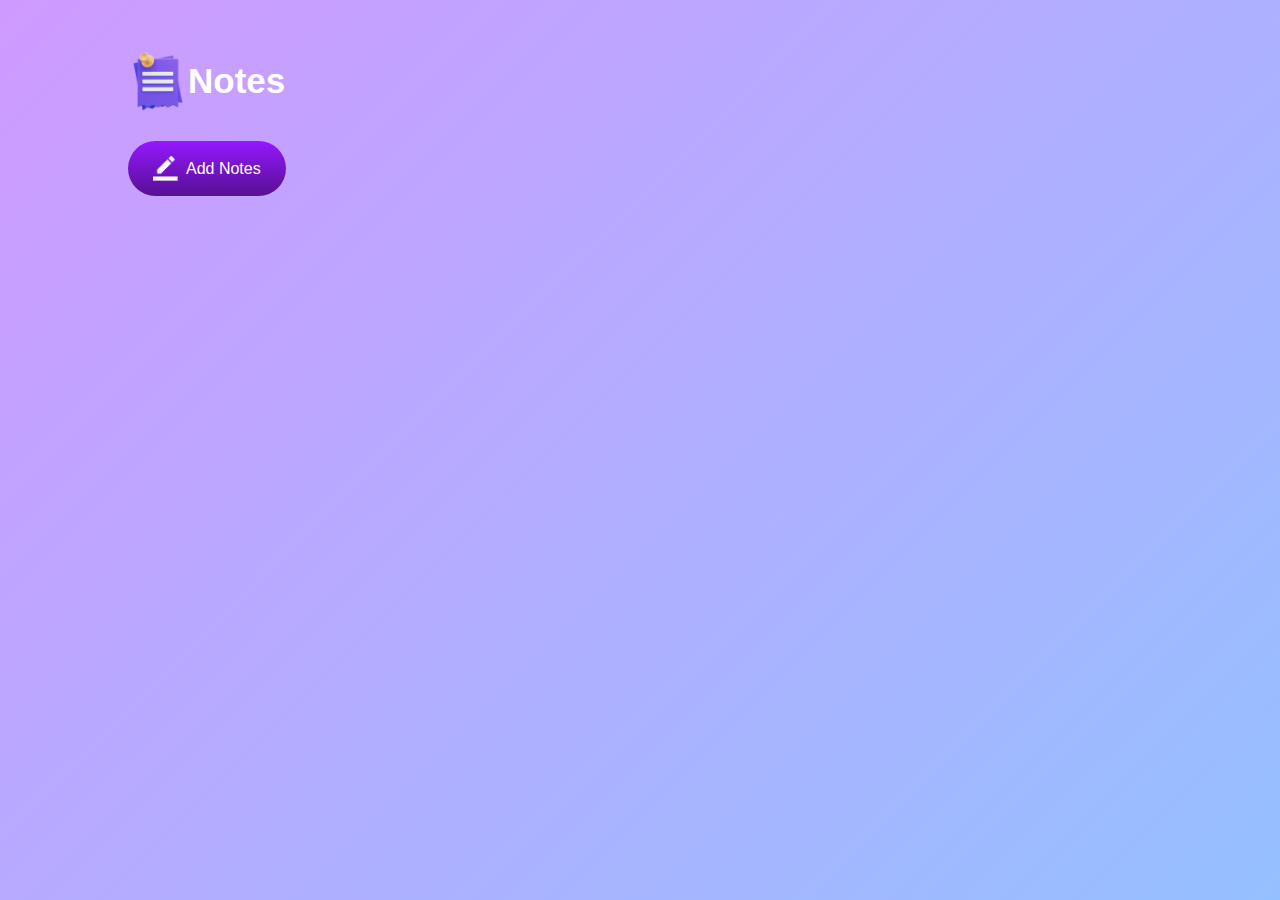
<file: 30 JavaScript Progect/Notes App/index.html>
<!DOCTYPE html>
<html lang="en">
<head>
    <meta charset="UTF-8">
    <meta name="viewport" content="width=device-width, initial-scale=1.0">
    <title>Notes App</title>
    <link rel="shortcut icon" href="images/notes.png">
    <link rel="stylesheet" href="style.css">
</head>
<body>
    <div class="container">
        <h1><img src="images/notes.png" alt=""> Notes</h1>
        <button class="btn"><img src="images/edit.png" alt=""> Add Notes</button>
        <div class="notes-container">
            <!-- <p contenteditable="true" class="input-box">
                <img src="images/delete.png">
            </p> -->
        </div>
    </div>

    <script src="main.js"></script>
</body>
</html>
</file>
<file: backgrounds/style.css>
@import url('https://fonts.googleapis.com/css2?family=Changa:wght@200..800&display=swap');

* {
    margin: 0;
    padding: 0;
    box-sizing: border-box;
    font-family: "Changa", serif;
}

.container {
    display: flex;
    align-items: center;
    justify-content: center;
    flex-direction: column;
}

div {
    display: flex;
    align-items: center;
    justify-content: center;
}

.purple,
.peach,
.ocean,
.sunset,
.grass,
.night,
.synthwave {
    width: 100%;
    height: 100vh;
    font-size: 3rem;
    text-transform: uppercase;
    cursor: pointer;
}

.purple {
    background-image: linear-gradient(to bottom right, #6889FF, #C668FF);
}

.peach {
    background-image: linear-gradient(to bottom right, #FF6868, #FF68DE);
}

.ocean {
    background-image: linear-gradient(to bottom right, #5B7FFF, #33CCFC);
}

.sunset {
    background-image: linear-gradient(to bottom right, #FDC639, #FF7C60);
}

.grass {
    background-image: linear-gradient(to bottom right, #45C270, #21CDC3);
}

.night {
    background-image: linear-gradient(to bottom right, #403F44, #1E1B32);
}

.synthwave {
    background-image: linear-gradient(
        to bottom right, #FF9E68, #FF68DE
    );
}

/* النافذة المنبثقة */
.popup {
    display: none;
    position: fixed;
    top: 50%;
    left: 50%;
    transform: translate(-50%, -50%) scale(0.8);
    background: white;
    box-shadow: 0px 10px 30px rgba(0, 0, 0, 0.3);
    border-radius: 10px;
    padding: 20px;
    z-index: 20;
    width: 50%;
    height: 150px;
    opacity: 0;
    transition: transform 0.4s cubic-bezier(0.68, -0.55, 0.27, 1.55), opacity 0.4s ease-out;
}

.popup.show {
    display: block;
    /* يجب أن يظهر العنصر أولاً */
    opacity: 1;
    transform: translate(-50%, -50%) scale(1);
    /* تحديد مكانه النهائي */
}

/* محتوى النافذة */
.popup-content {
    position: relative;
    opacity: 1;
    /* تأكد من أنها تظهر مع النافذة */
    transition: none;
    /* لا تستخدم تأخير إضافي هنا */
}

#code-snippet {
    position: absolute;
    top: 25px;
    left: 25px;
}

.close-btn {
    position: absolute;
    top: -30px;
    right: -5px;
    font-size: 35px;
    cursor: pointer;
    color: #888;
}

.close-btn:hover {
    color: #000;
}

.copy-btn {
    position: absolute;
    top: 65px;
    left: 10px;
    margin-top: 10px;
    padding: 5px 10px;
    background-color: #28a745;
    color: white;
    border: none;
    border-radius: 5px;
    cursor: pointer;
}

.copy-btn:hover {
    background-color: #218838;
}

/* تأثير الظهور */
@keyframes fadeIn {
    0% {
        opacity: 0;
        transform: translate(-50%, -50%) scale(0.8);
    }

    100% {
        opacity: 1;
        transform: translate(-50%, -50%) scale(1);
    }
}
</file>
<file: dropdown menu/style.css>
:root {
    --primary: #1f1f21;
    --text: #fff;
    --text-gray: #9d9d9e;
    --hover: #353537;
    --border: #3c3c3e;
    --error: #e3452f;
    --success: #9acd32;
    --bg: #373739;
}

* {
    margin: 0;
    padding: 0;
    box-sizing: border-box;
}

body {
    font-family: 'Work Sans', sans-serif;
    margin: 0;
    background: var(--bg);
    height: 100vh;
}

header {
    position: fixed;
    width: 100%;
    height: 3.5rem;
    background: var(--primary);
    padding: 0 1rem;
    display: flex;
    align-items: center;
    justify-content: end;
    border-radius: 0 0 15px 15px;

    .navigation__group {
        display: flex;
        gap: 1rem;
        align-items: center;

        .icon {
            width: 1.4rem;
            transition: all .2s ease-in-out;
            cursor: pointer;
            &:hover { transform: scale(1.1); }
        }
        .icons {
            width: 2rem;
            transition: all .2s ease-in-out;
            cursor: pointer;
            &:hover { transform: scale(1.1); }
        }
        .profile {
            display: block;
            width: 2.3rem;
            height: 2.3rem;
            object-fit: cover;
            border-radius: 50%;
            filter: drop-shadow( -20px 0 10px rgba(0, 0, 0, 0.1));
            cursor: pointer;
            &:hover {
                transform: scale(1.05);
                transition: all .2s ease-in-out;
            }
        }
    }

    .dropdown__wrapper {
        width: 18rem;
        top: 4.25rem;
        right: 1rem;
        padding: 1rem;
        position: absolute;
        border-radius: .75rem;
        background: var(--primary);
        display: flex;
        color: var(--text);
        gap: .25rem;
        animation: fadeOutAnimation ease-in-out .3s forwards;

        h2 { font-size: 1.15rem ; }

        nav {
            .divider {
                width: 100%;
                padding: 0;
                margin: .5rem 0;
                border: 1px solid var(--text-gray);
            }

            ul {
                list-style-type: none;
                padding: 0;
                margin: 0;
                gap: .25rem;

                li {
                    height: 3rem;
                    width: 100%;
                    color: var(--text-gray);
                    display: flex;
                    flex-direction: row;
                    border-radius: .5rem;
                    align-items: center;
                    gap: 1rem;
                    padding-left: .5rem;
                    font-weight: bold;
                    transition: all .2s ease-in-out;
                    cursor: pointer;
                    &:hover {
                        background: var(--hover);
                        color: var(--text);
                    }
                    svg {
                        width: 2.25rem;
                        height: 2.25rem;
                        transition: all .2s ease-in-out;
                    }
                }
            }

            .switch__account {
                h2 { margin-bottom: .5rem; }

                .account {
                    list-style-type: none;
                    padding: 0;
                    margin: 0;
                    display: flex;
                    gap: 1rem;
                    flex-direction: column;

                    li {
                        display: flex;
                        align-items: center;
                        font-weight: bold;
                        gap: .75rem;
                        width: 260px;
                        padding: .75rem;
                        /* margin-top: .75rem; */
                        border-radius: .5rem;
                        cursor: pointer;

                        img {
                            border-radius: 50%;
                            height: 2.75rem;
                            width: 2.75rem;
                            object-fit: cover;
                        }

                        .email { font-size: .95rem; }

                        
                    }
                    .active {
                        color: var(--text);
                    }
                }

                .sign-out-all {
                    background: var(--hover);
                    border: 1px solid var(--border);
                    width: 100%;
                    min-height: 3rem;
                    margin-top: .5rem;
                    border-radius: .5rem;
                    color: var(--text-gray);
                    font-size: 1rem;
                    font-weight: bold;
                    transition: all .2s ease-in-out;
                    display: flex;
                    align-items: center;
                    justify-content: center;
                    gap: .5rem;
                    cursor: pointer;
                    &:hover {
                        color: var(--text);
                        border: 1px solid var(--text);
                    }

                    svg {
                        width: 2.25rem;
                        height: 2.25rem;
                    }
                }
            }
        }
    }

    .dropdown__wrapper--fade-in { animation: fadeInAnimation ease-in-out .3s forwards; }

    .none { display: none; }

    .hide {
        opacity: 0;
        visibility: hidden;
        animation: fadeOutAnimation ease-in-out .3s forwards;
    }
    .active {
        color: var(--text);
        background: var(--hover);
    }

    .marker {
        background: var(--success);
        min-height: 1rem;
        min-width: 1rem;
        margin-left: auto;
        border-radius: 50%;
        display: none;
    }
    
    .switch__account .active .marker { display: block; }
}

@keyframes fadeInAnimation {
    0% {
        opacity: 0;
        visibility: hidden;
    }
    100% {
        opacity: 1;
        visibility: visible;
    }
}

@keyframes fadeOutAnimation {
    0% {
        opacity: 1;
        visibility: visible;
    }
    100% {
        opacity: 0;
        visibility: hidden;
    }
}
</file>
<file: Generate a Random Password/style.css>
@import url('https://fonts.googleapis.com/css2?family=Poppins:wght@200;300;400;500;600;700;800&display=swap');

* {
    margin: 0;
    padding: 0;
    box-sizing: border-box;
    font-family: 'Poppins', sans-serif;
}

body {
    background: #002339;
    color: #fff;
}

.container {
    margin: 12%;
    width: 90%;
    max-width: 500px;
}

.display {
    width: 100%;
    margin-top: 50px;
    margin-bottom: 30px;
    background: #fff;
    display: flex;
    align-items: center;
    justify-content: space-between;
    padding: 26px 20px;
    border-radius: 8px;
}

.container h1 {
    font-size: 35px;
    font-weight: 500
}

.container h1 span {
    color: #019f55;
    border-bottom: 4px solid;
    padding: 7px;
}

.display img {
    width: 30px;
    cursor: pointer;
}

.display input {
    border: 0;
    outline: 0;
    font-size: 24px;
}

.container button img {
    width: 28px;
    margin-right: 10px;
}

.container button {
    border: 0;
    outline: 0;
    background: #019f55;
    color: #fff;
    font-size: 22px;
    font-weight: 300;
    display: flex;
    align-items: center;
    justify-content: center;
    padding: 16px 26px;
    border-radius: 5px;
    cursor: pointer;
}

@media (min-width: 375px) {
    .container {
        max-width: 375px;
        margin: 7%;
    }

    .display {
        justify-content: space-around;
    }

    .container h1 {
        font-size: 33px;
        font-weight: 500;
    }


}
</file>
<file: Glowing Button/style.css>
body {
    height: 100vh;
    display: flex;
    align-items: center;
    justify-content: center;
    background: #141c27;
}

button {
    border: 0;
    padding: 5px 20px;
    font-size: 20px;
    color: #000;
    background: #ec21fe;
    transition: all .2s ease;
    border-radius: 5px;
    cursor: pointer;
}
button:hover {
    box-shadow: 0px 0px 5px #ec21fe,
                0px 0px 30px #ec21fe,
                0px 0px 90px #ec21fe;
}
</file>
<file: Responsive Device Animation/style.css>
* {
    padding: 0;
    margin: 0;
    box-sizing: border-box;
}

html,
body {
    display: grid;
    height: 100%;
    place-items: center;
    background: #e8e8e8;
}

.device {
    position: absolute;
    top: 50%;
    left: 50%;
    z-index: 10;
    width: 160px;
    height: 100px;
    margin-left: -80px;
    margin-top: -50px;
    border-radius: 5px;
    background: #1e3f57;
    animation: dot1_ 3s cubic-bezier(0.55, 0.3, 0.24, 0.99) infinite;
}

.device:nth-child(2) {
    z-index: 11;
    width: 150px;
    height: 90px;
    margin-top: -45px;
    margin-left: -75px;
    border-radius: 3px;
    background: #3c517d;
    animation-name: dot2_;
}

.device:nth-child(3) {
    z-index: 12;
    width: 40px;
    height: 20px;
    margin-top: 50px;
    margin-left: -20px;
    border-radius: 0 0 5px 5px;
    background: #6bb2cd;
    animation-name: dot3_;
}

@keyframes dot1_ {

    3%,
    97% {
        width: 160px;
        height: 100px;
        margin-top: -50px;
        margin-left: -80px;
    }

    30%,
    36% {
        width: 80px;
        height: 120px;
        margin-top: -60px;
        margin-left: -40px;
    }

    63%,
    69% {
        width: 40px;
        height: 80px;
        margin-top: -40px;
        margin-left: -20px;
    }
}

@keyframes dot2_ {

    3%,
    97% {
        height: 90px;
        width: 150px;
        margin-left: -75px;
        margin-top: -45px;
    }

    30%,
    36% {
        width: 70px;
        height: 96px;
        margin-left: -35px;
        margin-top: -48px;
    }

    63%,
    69% {
        width: 32px;
        height: 60px;
        margin-left: -16px;
        margin-top: -30px;
    }
}

@keyframes dot3_ {

    3%,
    97% {
        height: 20px;
        width: 40px;
        margin-left: -20px;
        margin-top: 50px;
    }

    30%,
    36% {
        width: 8px;
        height: 8px;
        margin-left: -5px;
        margin-top: 49px;
        border-radius: 8px;
    }

    63%,
    69% {
        width: 16px;
        height: 4px;
        margin-left: -8px;
        margin-top: -37px;
        border-radius: 10px;
    }
}
</file>
<file: simple shopping cards/style.css>
body {
    display: flex;
    flex-direction: column;
    font-family: system-ui, -apple-system, BlinkMacSystemFont, "Segoe UI", Roboto, "Helvetica Neue", Arial, sans-seri;
    margin: 0;
    min-height: 100vh;
    padding: 20px;
    background: hsla(298, 68%, 90%, 1);

    background: linear-gradient(
        90deg,
        hsla(298, 68%, 90%, 1) 0%,
        hsla(30, 82%, 91%, 1) 100%,
    );

    background: -moz-linear-gradient(
        90deg,
        hsla(298, 68%, 90%, 1) 0%,
        hsla(30, 82%, 91%, 1) 100%,
    );

    filter: progid:DXImageTransform.Microsoft.gradient( startColorstr='#F6D5F7', endColorstr='#FBE9D7',GradientType=1 );
}

nav {
    position: fixed;
    top: 0;
    left: 0;
    width: 100%;
    display: flex;
    justify-content: space-between;
    align-items: center;
    padding: 10px 20px;
    backdrop-filter: blur(10px);
    background-color: hsla(30, 82%, 91%, 1);
    box-shadow:  10px 1px 15px #00000040;
    z-index: 1;

    .logo {
        font-size: 2rem;
        font-weight: 600;
        color: black;
    }

    .btn-primary {
        background: white;
        color: black;
        padding: 5px;
        border: none;
        border-radius: 30px 30px;
        box-shadow: 0 0 10px rgba(0, 0, 0, 0.1);
        transition: scale 0.3s;
        cursor: pointer;
        display: flex;
        gap: 10px;
        align-items: center;
        margin-bottom: 10px;

        &:hover {
            scale: 1.05;
        }
        img {
            height: 40px;
            width: 40px;
            display: flex;
            justify-content: center;
            align-items: center;
            border-radius: 50%;
            background: rgb(242, 241, 241);
        }
    }
    .mr-30 { margin-right: 30px; }

    .pr-10 { padding-right: 10px; }
}

.action-bar {
    position: fixed;
    bottom: 10px;
    left: 50%;
    transform: translateX(-50%);
    background: white;
    padding: 10px 30px;
    box-shadow: 0 0 10px rgba(0, 0, 0, 0.1);
    border-radius: 40px;
    display: flex;
    gap: 10px;

    .btn-secondary {
            background: white;
            color: black;
            padding: 5px;
            border-radius: 30px 30px;
            border: none;
            transition: scale 0.3s;
            cursor: pointer;
        }
    
        .btn-secondary i {
            height: 30px;
            width: 30px;
            font-size: 1.2rem;
            display: flex;
            justify-content: center;
            align-items: center;
        }
        .primary-action {
            box-shadow: 0 0 10px rgba(0, 0, 0, 0.1);
            color: white;
            scale: 1.1;
            background: hsla(175, 79%, 63%, 1);
    
            background: linear-gradient(90deg,
                    hsla(175, 79%, 63%, 1) 0%,
                    hsla(82, 96%, 57%, 1) 100%,
                );
    
            background: -moz-linear-gradient(90deg,
                    hsla(175, 79%, 63%, 1) 0%,
                    hsla(82, 96%, 57%, 1) 100%,
                );
    
            background: -webkit-linear-gradient(90deg,
                    hsla(175, 79%, 63%, 1) 0%,
                    hsla(82, 96%, 57%, 1) 100%,
                );
    
            filter: progid:DXImageTransform.Microsoft.gradient(startColorstr='#F7EBDE', endColorstr='#AEFB2A', GradientType=1);
        }
}

.title {
    font-size: 2rem;
    font-weight: 600;
    margin-top: 60px;
    margin-bottom: 20px;
    color: black;
}

.row {
    display: flex;
    gap: 10px;
    align-items: center;
    justify-content: center;
    margin-bottom: 10px;

    .chip {
        display: flex;
        justify-content: center;
        align-items: center;
        gap: 5px;
        padding: 5px;
        border-radius: 30px;
        background: white;
        box-shadow: 0 0 10px rgba(0, 0, 0, 0.1);
        transition: all 0.3s;
        cursor: pointer;

        &:hover { scale: 1.05; }

        img {
            width: 30px;
            height: 30px;
            border-radius: 50%;
            object-fit: cover;
        }

        
    }
    .pr-10 { padding-right: 10px; }

    .active {
        background: rgb(0, 190, 174);
        color: white;
    }
}

.cards {
    display: flex;
    flex-wrap: wrap;
    gap: 20px;
    justify-content: center;
    margin-bottom: 2.5rem;

    .card {
        position: relative;
        display: flex;
        flex-direction: column;
        gap: 10px;
        padding: 10px;
        background: white;
        padding-bottom: 10px;
        border-radius: 20px;
        max-width: 310px;
        box-shadow: 0 0 10px rgba(107, 107, 107, 0.1);

        img {
            width: 260px;
            height: 200px;
            object-fit: cover;
            border-radius: 20px;
        }

        .name {
            font-size: 1.5rem;
            font-weight: 600;
            color: black;
        }

        .description {
            font-size: 1rem;
            color: rgb(105, 104, 104);
        }

        .price {
            font-size: 1.2rem;
            font-weight: 700;
            color: rgb(251, 156, 62);
        }

        .cts {
            position: absolute;
            bottom: 10px;
            right: 10px;
            display: flex;
            gap: 10px;

            .btn-primary {
                background: white;
                color: black;
                padding: 5px;
                border: none;
                border-radius: 30px 30px;
                box-shadow: 0 0 10px rgba(0, 0, 0, 0.1);
                cursor: pointer;


                img {
                    width: 35px;
                    height: 35px;
                    display: flex;
                    justify-content: center;
                    align-items: center;
                    border-radius: 50%;
                    background: rgb(242, 241, 241);
                }
            }
            
        }
    }
}

.dialog-window {
    position: fixed;
    top: 30px;
    right: 30px;
    display: flex;
    flex-direction: column;
    gap: 10px;
    width: 300px;
    height: 125px;
    border-radius: 10px;
    padding: 20px;
    background: rgb(0, 190, 174);
    opacity: 0;
    z-index: 1000;

    .rows {
        display: flex;
        align-items: center;
        justify-content: start;
        gap: 10px;

        .dialog-img {
            width: 40px;
            height: 40px;
            object-fit: cover;
            border-radius: 50%;
            background: white;
            z-index: 10;
        }

        .nameCart {
            color: white;
            font-size: 1rem;
        }
    }

    .titleCart {
        color: white;
        font-size: 1.5rem;
    }

    .message {
        color: white;
        font-size: 1rem;
    }


}

.fade-in { animation: fade-in 0.5s ease forwards; }

.fade-out { animation: fade-out 0.5s ease forwards; }

@keyframes fade-in {
    0% {
        opacity: 0;
        scale: 0;
    }

    50% {
        opacity: 0.8;
        scale: 1.1;
    }

    100% {
        opacity: 1;
        scale: 1;
    }
}

@keyframes fade-out {
    0% {
        opacity: 1;
        scale: 1;
    }

    50% {
        opacity: 0.8;
        scale: 1.1;
    }

    100% {
        opacity: 0;
        scale: 0;
    }
}

@media (max-width: 768px) {
    .dialog-window {
        width: 260px;
        height: 130px;
        right: 30px;
        top: 30px;
        padding: 20px;
    }
}
</file>
<file: Terminal Animation/style.css>
* {
    padding: 0;
    margin: 0;
    box-sizing: border-box;
}

html,
body {
    display: grid;
    height: 100%;
    place-items: center;
    background: #e8e8e8;
}

@keyframes blinkCursor {
    50% {
        border-right-color: transparent;
    }
}

@keyframes typeAndDelete {

    0%,
    10% {
        width: 0;
    }

    45%,
    55% {
        width: 10em;
    }

    /* adjust width based on content */
    90%,
    100% {
        width: 0;
    }
}

.terminal-loader {
    border: 0.1em solid #333;
    background-color: #1a1a1a;
    color: #0f0;
    font-family: "Courier New", Courier, monospace;
    font-size: 1em;
    padding: 1.5em 1em;
    width: 12em;
    margin: 100px auto;
    box-shadow: 0 4px 8px rgba(0, 0, 0, 0.2);
    border-radius: 4px;
    position: relative;
    overflow: hidden;
    box-sizing: border-box;
}

.terminal-header {
    position: absolute;
    top: 0;
    left: 0;
    right: 0;
    height: 1.5em;
    background-color: #333;
    border-top-left-radius: 4px;
    border-top-right-radius: 4px;
    padding: 0 0.4em;
    box-sizing: border-box;
}

.terminal-controls {
    float: right;
}

.control {
    display: inline-block;
    width: 0.6em;
    height: 0.6em;
    margin-left: 0.4em;
    border-radius: 50%;
    background-color: #777;
}

.control.close {
    background-color: #e33;
}

.control.minimize {
    background-color: #ee0;
}

.control.maximize {
    background-color: #0b0;
}

.terminal-title {
    float: left;
    line-height: 1.5em;
    color: #eee;
}

.text {
    display: inline-block;
    white-space: nowrap;
    overflow: hidden;
    border-right: 0.2em solid green;
    /* Cursor */
    animation: typeAndDelete 4s steps(11) infinite,
        blinkCursor 0.5s step-end infinite alternate;
    margin-top: 1.5em;
}
</file>
<file: 30 JavaScript Progect/Notes App/style.css>
* {
    margin: 0;
    padding: 0;
    box-sizing: border-box;
    font-family: 'Poppins', sans-serif;
}

.container {
    width: 100%;
    min-height: 100vh;
    background: linear-gradient(135deg, #cf9aff ,#95c0ff);
    color: #fff;
    padding-top: 4%;
    padding-left: 10%;
    padding-right: 10%;
}

.container h1 {
    display: flex;
    align-items: center;
    font-size: 35px;
    font-weight: 600;
}

.container h1 img {
    width: 60px;
}

.container button {
    display: flex;
    align-items: center;
    background: linear-gradient(#9418fd, #571094);
    color: #fff;
    font-size: 16px;
    outline: 0;
    border: 0;
    border-radius: 40px;
    padding: 15px 25px;
    margin: 30px 0 20px;
    cursor: pointer;
}

.container button img {
    width: 25px;
    margin-right: 8px;
}

.input-box {
    position: relative;
    width: 100%;
    max-width: 500px;
    min-height: 150px;
    background: #fff;
    color: #333;
    padding: 20px;
    margin: 20px 0;
    outline: none;
    border-radius: 5px;
}

.input-box img {
    width: 25px;
    position: absolute;
    bottom: 15px;
    right: 15px;
    cursor: pointer;
}
</file>
